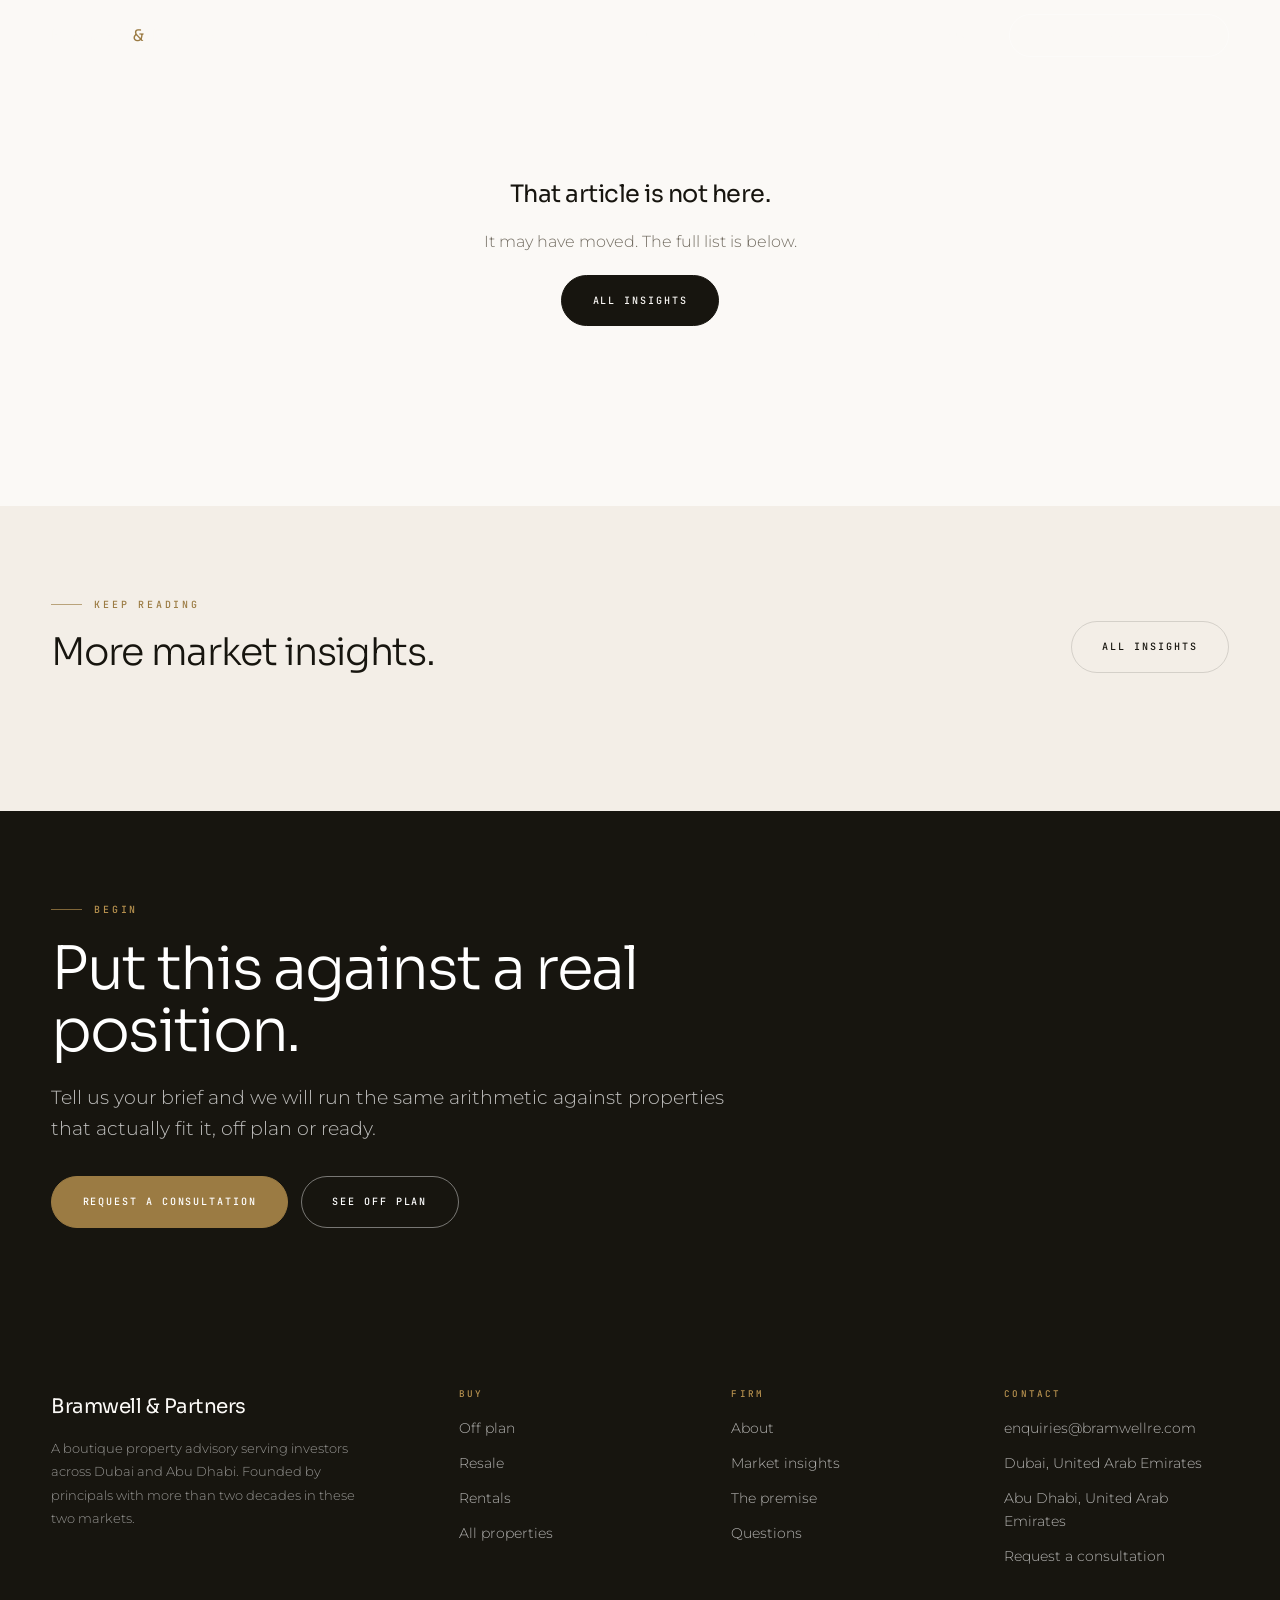
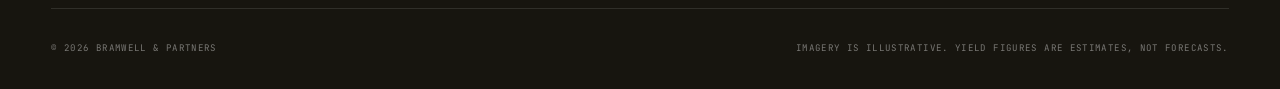
<file: post.html>
<!doctype html>
<html lang="en">
<head>
<meta charset="utf-8">
<meta name="viewport" content="width=device-width, initial-scale=1, viewport-fit=cover">
<title>Market Insight | Bramwell &amp; Partners</title>
<meta name="description" id="artDesc" content="Market analysis from Bramwell and Partners, a boutique property advisory in Dubai and Abu Dhabi.">
<meta name="theme-color" content="#FBF9F6">
<meta property="og:type" content="article">
<meta property="og:title" content="Market Insight | Bramwell &amp; Partners">
<meta name="twitter:card" content="summary_large_image">
<link rel="preload" href="assets/fonts/sora-latin.woff2" as="font" type="font/woff2" crossorigin>
<link rel="preload" href="assets/fonts/montserrat-latin.woff2" as="font" type="font/woff2" crossorigin>
<link rel="stylesheet" href="assets/fonts.css">
<link rel="stylesheet" href="assets/site.css">
<link rel="preconnect" href="https://d8j0ntlcm91z4.cloudfront.net" crossorigin>
</head>
<body>

<div class="progress" id="progress" aria-hidden="true"></div>

<header class="nav on-dark" id="nav">
  <a class="brand" href="index.html">Bramwell <i>&amp;</i> Partners</a>
  <nav class="nav-links" id="navLinks">
    <a href="properties.html?deal=Off%20plan">Off Plan</a>
    <a href="properties.html">Properties</a>
    <a href="insights.html">Insights</a>
    <a href="about.html">About</a>
    <a class="btn" href="contact.html">Request a consultation</a>
  </nav>
  <button class="menu-btn" id="menuBtn" aria-label="Menu" aria-expanded="false" aria-controls="navLinks">
    <span></span><span></span><span></span>
  </button>
</header>

<!-- filled from assets/posts.js using the id in the query string -->
<main id="article"></main>

<!-- ============================== RELATED ============================== -->
<section class="pad" style="background:var(--paper-2)">
  <div class="wrap">
    <div style="display:flex;flex-wrap:wrap;gap:1.5rem;justify-content:space-between;align-items:flex-end">
      <div class="head">
        <p class="mono eyebrow rv">Keep reading</p>
        <h2 class="rv d1" style="font-size:clamp(1.5rem,1.1rem + 1.6vw,2.4rem)">More market insights.</h2>
      </div>
      <a class="btn btn-ghost rv d2" href="insights.html">All insights</a>
    </div>
    <div class="grid-b" id="related" style="margin-top:clamp(2rem,4vw,3rem)"></div>
  </div>
</section>

<!-- ============================== CTA ============================== -->
<section class="dark pad">
  <div class="wrap" style="display:grid;gap:2rem;justify-items:start">
    <div class="head">
      <p class="mono eyebrow rv">Begin</p>
      <h2 class="rv d1">Put this against a real position.</h2>
      <p class="lede rv d2">Tell us your brief and we will run the same arithmetic against properties that actually fit it, off plan or ready.</p>
    </div>
    <div class="rv d3" style="display:flex;flex-wrap:wrap;gap:.8rem">
      <a class="btn btn-brass" href="contact.html">Request a consultation</a>
      <a class="btn" href="properties.html?deal=Off%20plan">See off plan</a>
    </div>
  </div>
</section>

<footer>
  <div class="wrap">
    <div class="f-top">
      <div class="f-brand">
        <b>Bramwell &amp; Partners</b>
        <p>A boutique property advisory serving investors across Dubai and Abu Dhabi. Founded by principals with more than two decades in these two markets.</p>
      </div>
      <div class="f-col"><h4>Buy</h4><ul>
        <li><a href="properties.html?deal=Off%20plan">Off plan</a></li>
        <li><a href="properties.html?deal=Resale">Resale</a></li>
        <li><a href="properties.html?deal=Rental">Rentals</a></li>
        <li><a href="properties.html">All properties</a></li>
      </ul></div>
      <div class="f-col"><h4>Firm</h4><ul>
        <li><a href="about.html">About</a></li>
        <li><a href="insights.html">Market insights</a></li>
        <li><a href="index.html#premise">The premise</a></li>
        <li><a href="index.html#questions">Questions</a></li>
      </ul></div>
      <div class="f-col"><h4>Contact</h4><ul>
        <li><a href="mailto:enquiries@bramwellre.com">enquiries@bramwellre.com</a></li>
        <li>Dubai, United Arab Emirates</li>
        <li>Abu Dhabi, United Arab Emirates</li>
        <li><a href="contact.html">Request a consultation</a></li>
      </ul></div>
    </div>
    <div class="f-bot">
      <span>&copy; <span data-year>2026</span> Bramwell &amp; Partners</span>
      <span>Imagery is illustrative. Yield figures are estimates, not forecasts.</span>
    </div>
  </div>
</footer>

<script src="assets/config.js"></script>
<script src="assets/data.js"></script>
<script src="assets/posts.js"></script>
<script src="assets/site.js"></script>
</body>
</html>
</file>
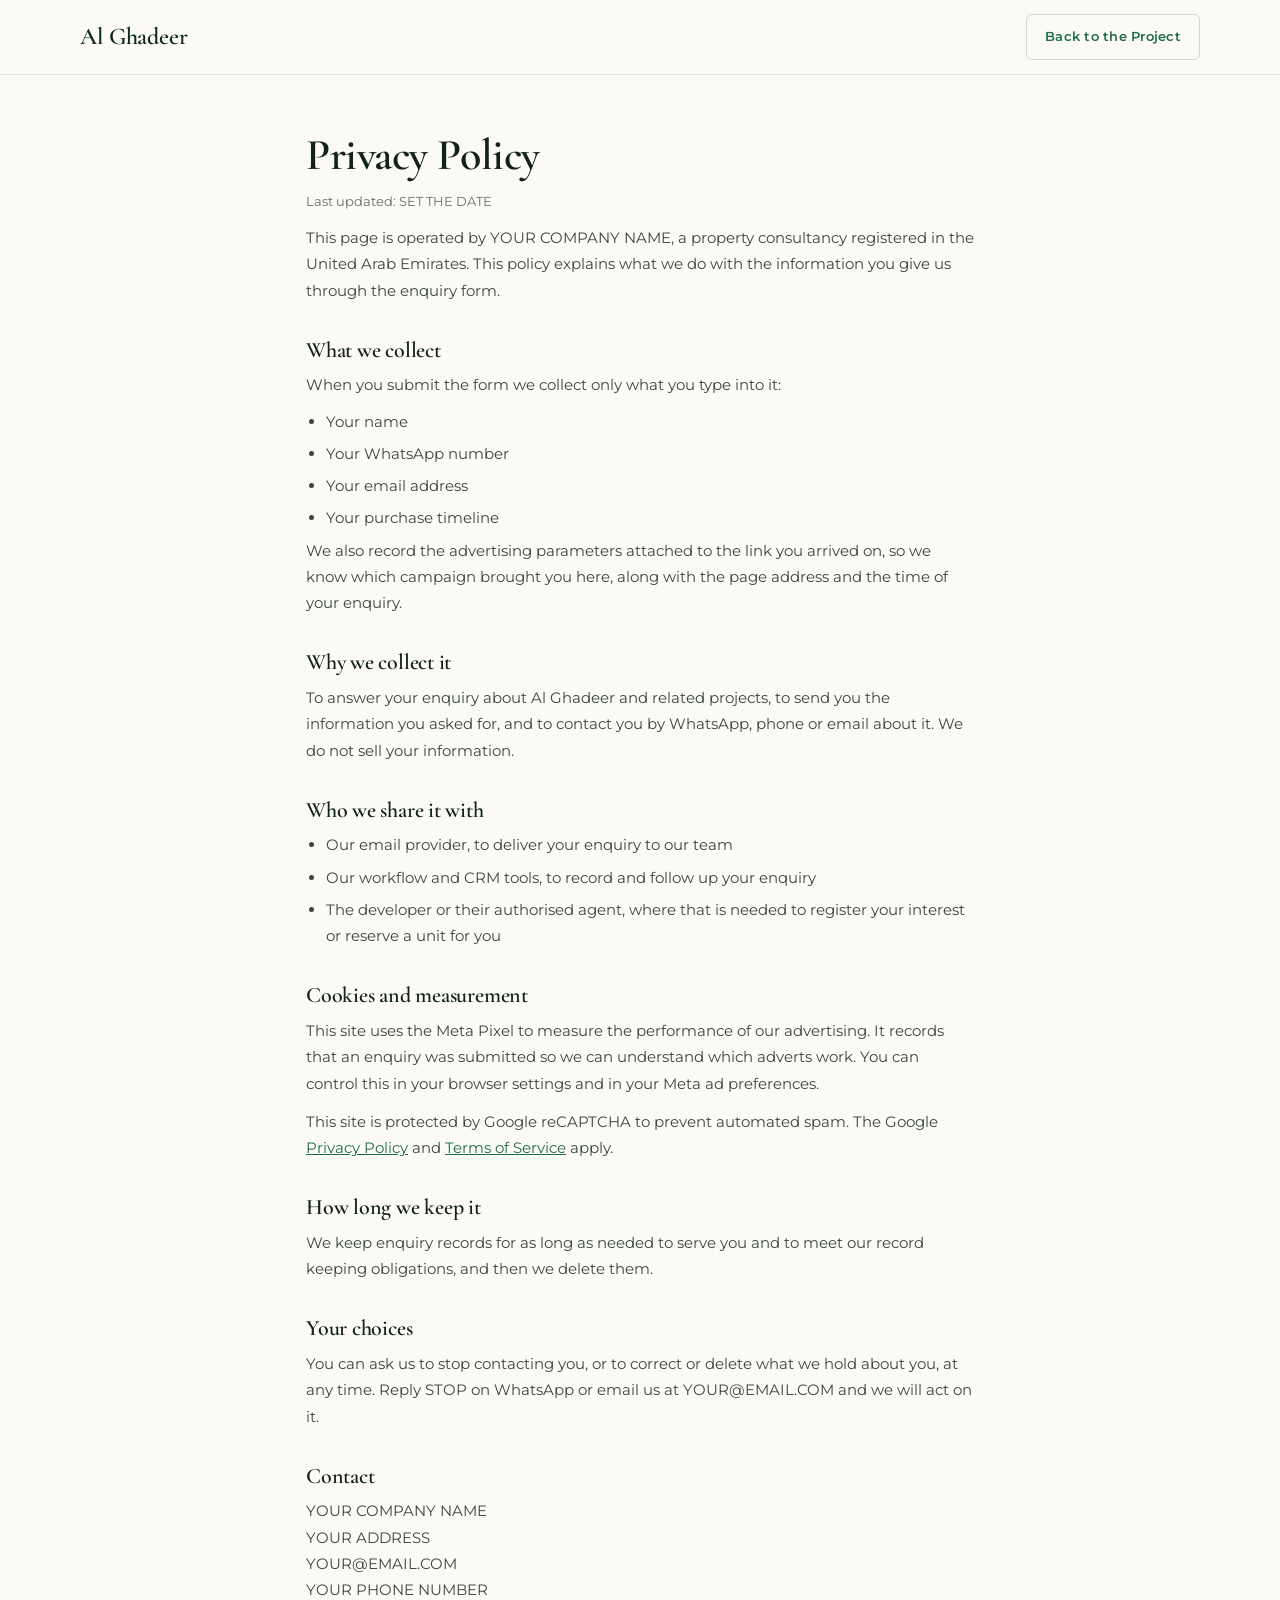
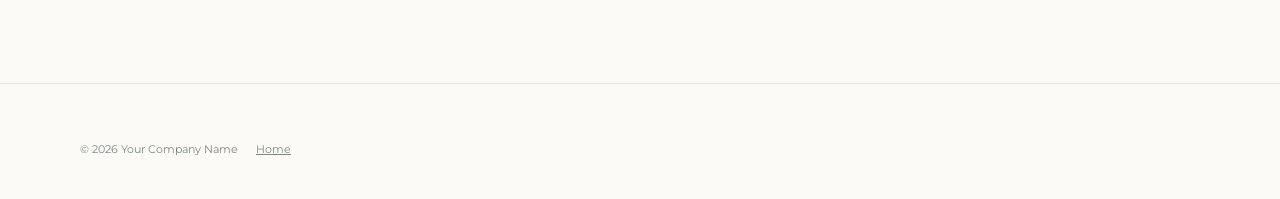
<file: privacy.html>
<!DOCTYPE html>
<html lang="en">
<head>
<meta charset="utf-8">
<meta name="viewport" content="width=device-width, initial-scale=1">
<meta name="color-scheme" content="light">
<title>Privacy Policy | Al Ghadeer</title>
<meta name="robots" content="noindex, follow">
<link rel="preconnect" href="https://fonts.googleapis.com">
<link rel="preconnect" href="https://fonts.gstatic.com" crossorigin>
<link href="https://fonts.googleapis.com/css2?family=Cormorant+Garamond:wght@400;500;600&family=Montserrat:wght@400;500;600&display=swap" rel="stylesheet">
<link rel="stylesheet" href="assets/css/styles.css">

<!-- Same configuration and tracking as every other page on the site. -->
<script src="assets/js/config.js"></script>
<script src="assets/js/tracking.js"></script>
</head>
<body>

<header class="header">
  <div class="wrap header__inner">
    <a class="brand" href="index.html">
      <span class="brand__name">Al Ghadeer</span>
    </a>
    <a class="btn btn--ghost" href="index.html">Back to the Project</a>
  </div>
</header>

<!-- ==========================================================================
     EDIT THIS PAGE
     Meta requires a reachable privacy policy for lead campaigns. Replace every
     item in CAPITALS with your own company details before you run ads.
     If you have a policy written by a lawyer, paste it in place of this text.
     ========================================================================== -->
<main class="wrap prose">
  <h1>Privacy Policy</h1>
  <p class="updated">Last updated: SET THE DATE</p>

  <p>This page is operated by YOUR COMPANY NAME, a property consultancy
     registered in the United Arab Emirates. This policy explains what we do
     with the information you give us through the enquiry form.</p>

  <h2>What we collect</h2>
  <p>When you submit the form we collect only what you type into it:</p>
  <ul>
    <li>Your name</li>
    <li>Your WhatsApp number</li>
    <li>Your email address</li>
    <li>Your purchase timeline</li>
  </ul>
  <p>We also record the advertising parameters attached to the link you arrived
     on, so we know which campaign brought you here, along with the page address
     and the time of your enquiry.</p>

  <h2>Why we collect it</h2>
  <p>To answer your enquiry about Al Ghadeer and related projects, to send
     you the information you asked for, and to contact you by WhatsApp, phone or
     email about it. We do not sell your information.</p>

  <h2>Who we share it with</h2>
  <ul>
    <li>Our email provider, to deliver your enquiry to our team</li>
    <li>Our workflow and CRM tools, to record and follow up your enquiry</li>
    <li>The developer or their authorised agent, where that is needed to
        register your interest or reserve a unit for you</li>
  </ul>

  <h2>Cookies and measurement</h2>
  <p>This site uses the Meta Pixel to measure the performance of our
     advertising. It records that an enquiry was submitted so we can understand
     which adverts work. You can control this in your browser settings and in
     your Meta ad preferences.</p>
  <p>This site is protected by Google reCAPTCHA to prevent automated spam. The
     Google <a href="https://policies.google.com/privacy" rel="noopener">Privacy Policy</a>
     and <a href="https://policies.google.com/terms" rel="noopener">Terms of Service</a> apply.</p>

  <h2>How long we keep it</h2>
  <p>We keep enquiry records for as long as needed to serve you and to meet our
     record keeping obligations, and then we delete them.</p>

  <h2>Your choices</h2>
  <p>You can ask us to stop contacting you, or to correct or delete what we
     hold about you, at any time. Reply STOP on WhatsApp or email us at
     YOUR@EMAIL.COM and we will act on it.</p>

  <h2>Contact</h2>
  <p>YOUR COMPANY NAME<br>
     YOUR ADDRESS<br>
     YOUR@EMAIL.COM<br>
     YOUR PHONE NUMBER</p>
</main>

<footer class="footer">
  <div class="wrap">
    <div class="footer__meta">
      <span>&copy; <span id="y">2026</span> Your Company Name</span>
      <a href="index.html">Home</a>
    </div>
  </div>
</footer>

<script>document.getElementById("y").textContent = new Date().getFullYear();</script>
</body>
</html>
</file>
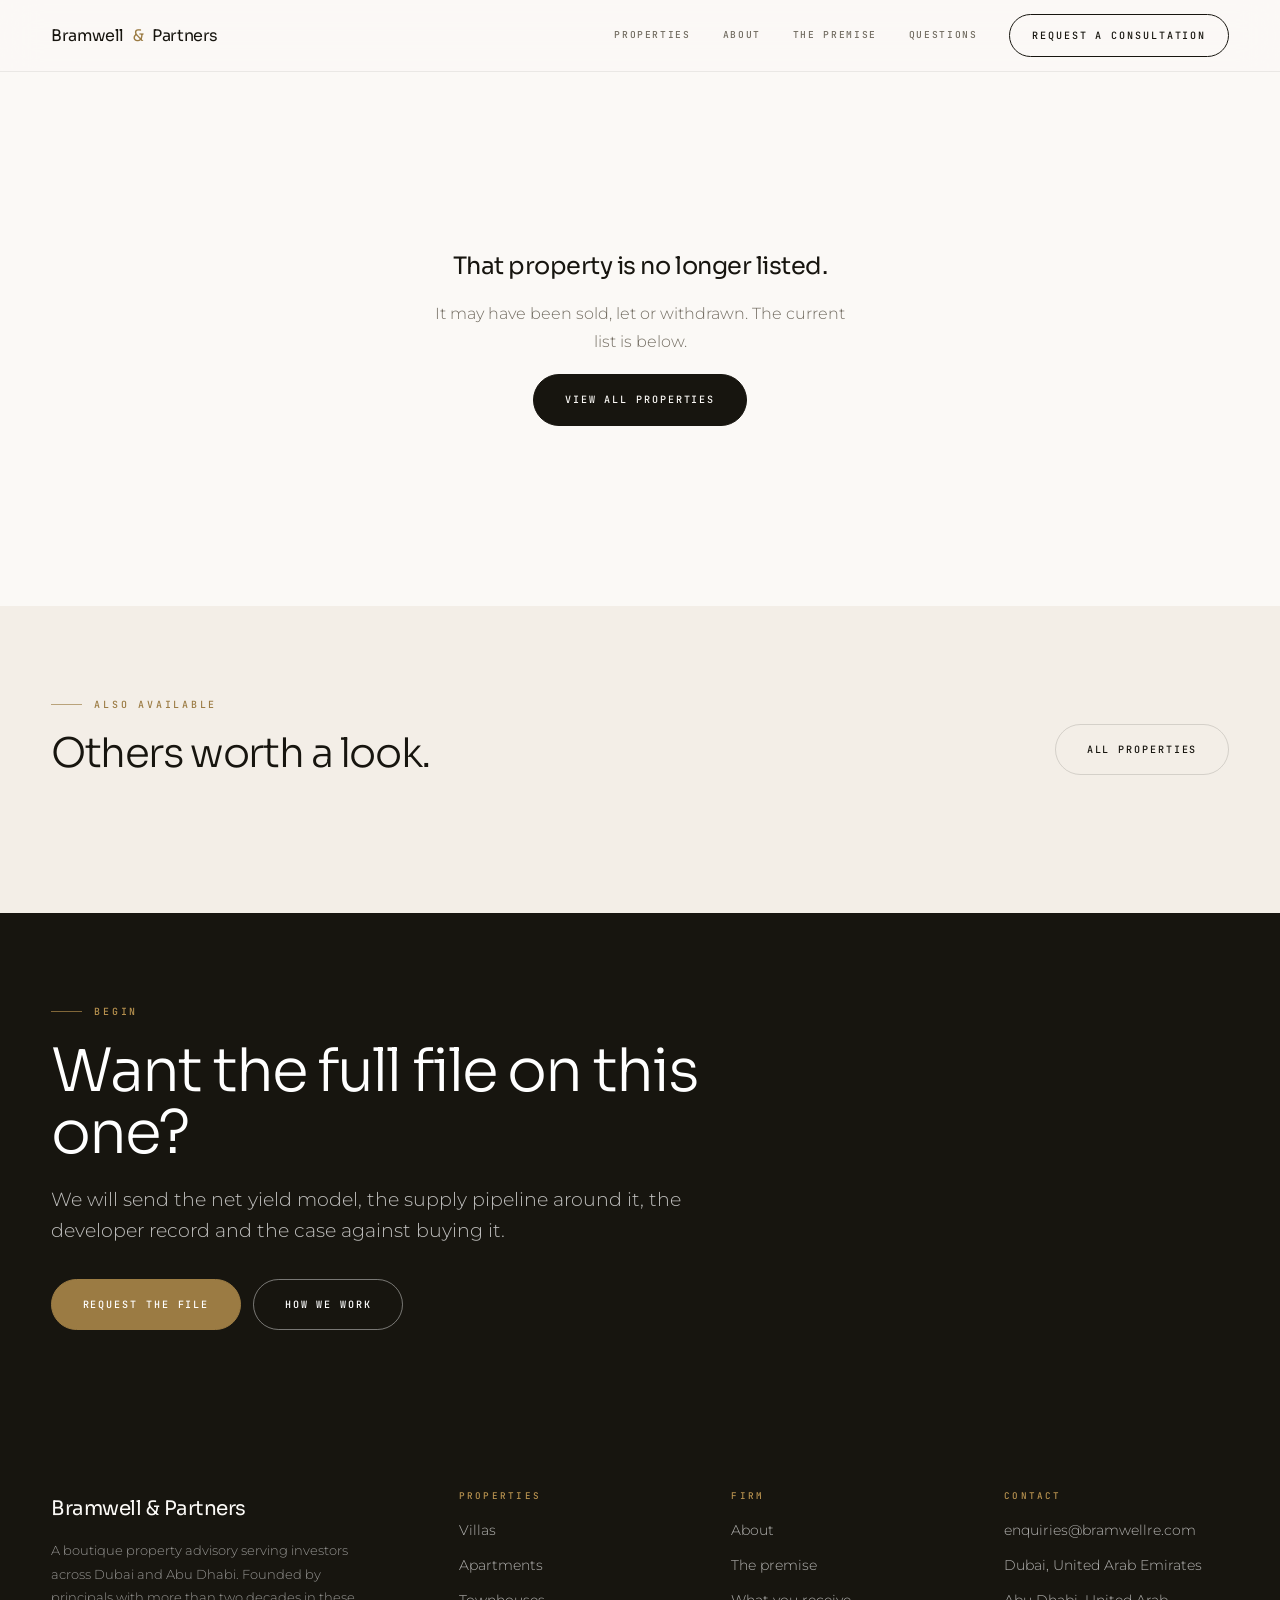
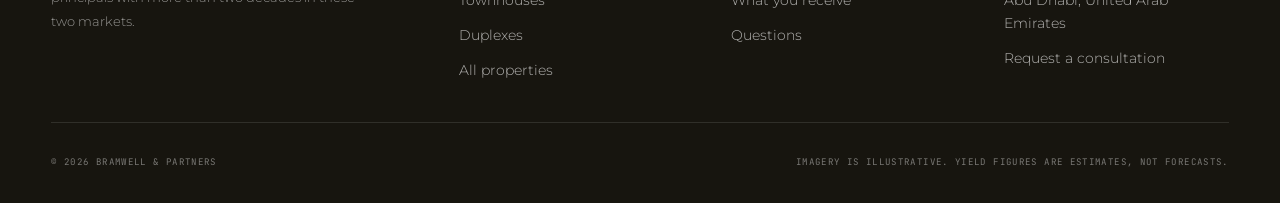
<file: property.html>
<!doctype html>
<html lang="en">
<head>
<meta charset="utf-8">
<meta name="viewport" content="width=device-width, initial-scale=1, viewport-fit=cover">
<title>Property | Bramwell &amp; Partners</title>
<meta name="description" id="pdDesc" content="A property from Bramwell and Partners, with the net yield estimate worked through beside the advertised gross.">
<meta name="theme-color" content="#FBF9F6">
<meta property="og:type" content="website">
<meta property="og:title" content="Property | Bramwell &amp; Partners">
<meta name="twitter:card" content="summary_large_image">
<link rel="preload" href="assets/fonts/sora-latin.woff2" as="font" type="font/woff2" crossorigin>
<link rel="preload" href="assets/fonts/montserrat-latin.woff2" as="font" type="font/woff2" crossorigin>
<link rel="stylesheet" href="assets/fonts.css">
<link rel="stylesheet" href="assets/site.css">
<link rel="preconnect" href="https://d8j0ntlcm91z4.cloudfront.net" crossorigin>
<style>
  /* the detail page starts light under the nav rather than with a dark header */
  body{padding-top:var(--nav-h)}
</style>
</head>
<body>

<header class="nav solid" id="nav">
  <a class="brand" href="index.html">Bramwell <i>&amp;</i> Partners</a>
  <nav class="nav-links" id="navLinks">
    <a href="properties.html">Properties</a>
    <a href="about.html">About</a>
    <a href="index.html#premise">The Premise</a>
    <a href="index.html#questions">Questions</a>
    <a class="btn" href="contact.html">Request a consultation</a>
  </nav>
  <button class="menu-btn" id="menuBtn" aria-label="Menu" aria-expanded="false" aria-controls="navLinks">
    <span></span><span></span><span></span>
  </button>
</header>

<!-- filled from the catalogue by site.js, using the id in the query string -->
<main id="pd"></main>

<!-- ============================== MORE ============================== -->
<section class="pad" style="background:var(--paper-2)">
  <div class="wrap">
    <div style="display:flex;flex-wrap:wrap;gap:1.5rem;justify-content:space-between;align-items:flex-end">
      <div class="head">
        <p class="mono eyebrow rv">Also available</p>
        <h2 class="rv d1" style="font-size:clamp(1.6rem,1.1rem + 1.8vw,2.6rem)">Others worth a look.</h2>
      </div>
      <a class="btn btn-ghost rv d2" href="properties.html">All properties</a>
    </div>
    <div class="grid-p" id="more" style="margin-top:clamp(2rem,4vw,3rem)"></div>
  </div>
</section>

<!-- ============================== CTA ============================== -->
<section class="dark pad">
  <div class="wrap" style="display:grid;gap:2rem;justify-items:start">
    <div class="head">
      <p class="mono eyebrow rv">Begin</p>
      <h2 class="rv d1">Want the full file on this one?</h2>
      <p class="lede rv d2">We will send the net yield model, the supply pipeline around it, the developer record and the case against buying it.</p>
    </div>
    <div class="rv d3" style="display:flex;flex-wrap:wrap;gap:.8rem">
      <a class="btn btn-brass" href="contact.html">Request the file</a>
      <a class="btn" href="about.html">How we work</a>
    </div>
  </div>
</section>

<!-- lightbox -->
<div class="lb" id="lb" role="dialog" aria-modal="true" aria-label="Property images">
  <button class="lb-close" id="lbClose" aria-label="Close">&#10005;</button>
  <button class="lb-nav lb-prev" id="lbPrev" aria-label="Previous image">&#8249;</button>
  <img id="lbImg" alt="">
  <button class="lb-nav lb-next" id="lbNext" aria-label="Next image">&#8250;</button>
  <span class="lb-count" id="lbCount"></span>
</div>

<footer>
  <div class="wrap">
    <div class="f-top">
      <div class="f-brand">
        <b>Bramwell &amp; Partners</b>
        <p>A boutique property advisory serving investors across Dubai and Abu Dhabi. Founded by principals with more than two decades in these two markets.</p>
      </div>
      <div class="f-col"><h4>Properties</h4><ul>
        <li><a href="properties.html?type=Villa">Villas</a></li>
        <li><a href="properties.html?type=Apartment">Apartments</a></li>
        <li><a href="properties.html?type=Townhouse">Townhouses</a></li>
        <li><a href="properties.html?type=Duplex">Duplexes</a></li>
        <li><a href="properties.html">All properties</a></li>
      </ul></div>
      <div class="f-col"><h4>Firm</h4><ul>
        <li><a href="about.html">About</a></li>
        <li><a href="index.html#premise">The premise</a></li>
        <li><a href="index.html#file">What you receive</a></li>
        <li><a href="index.html#questions">Questions</a></li>
      </ul></div>
      <div class="f-col"><h4>Contact</h4><ul>
        <li><a href="mailto:enquiries@bramwellre.com">enquiries@bramwellre.com</a></li>
        <li>Dubai, United Arab Emirates</li>
        <li>Abu Dhabi, United Arab Emirates</li>
        <li><a href="contact.html">Request a consultation</a></li>
      </ul></div>
    </div>
    <div class="f-bot">
      <span>&copy; <span data-year>2026</span> Bramwell &amp; Partners</span>
      <span>Imagery is illustrative. Yield figures are estimates, not forecasts.</span>
    </div>
  </div>
</footer>

<script src="assets/data.js"></script>
<script src="assets/site.js"></script>
</body>
</html>
</file>
<file: assets/fonts.css>
@font-face{font-family:'JetBrains Mono';font-style:normal;font-weight:400 500;font-display:swap;src:url('fonts/jetbrains-mono-latin-ext.woff2') format('woff2');unicode-range:U+0100-02BA, U+02BD-02C5, U+02C7-02CC, U+02CE-02D7, U+02DD-02FF, U+0304, U+0308, U+0329, U+1D00-1DBF, U+1E00-1E9F, U+1EF2-1EFF, U+2020, U+20A0-20AB, U+20AD-20C0, U+2113, U+2C60-2C7F, U+A720-A7FF;}
@font-face{font-family:'JetBrains Mono';font-style:normal;font-weight:400 500;font-display:swap;src:url('fonts/jetbrains-mono-latin.woff2') format('woff2');unicode-range:U+0000-00FF, U+0131, U+0152-0153, U+02BB-02BC, U+02C6, U+02DA, U+02DC, U+0304, U+0308, U+0329, U+2000-206F, U+20AC, U+2122, U+2191, U+2193, U+2212, U+2215, U+FEFF, U+FFFD;}
@font-face{font-family:'Montserrat';font-style:normal;font-weight:300 600;font-display:swap;src:url('fonts/montserrat-latin-ext.woff2') format('woff2');unicode-range:U+0100-02BA, U+02BD-02C5, U+02C7-02CC, U+02CE-02D7, U+02DD-02FF, U+0304, U+0308, U+0329, U+1D00-1DBF, U+1E00-1E9F, U+1EF2-1EFF, U+2020, U+20A0-20AB, U+20AD-20C0, U+2113, U+2C60-2C7F, U+A720-A7FF;}
@font-face{font-family:'Montserrat';font-style:normal;font-weight:300 600;font-display:swap;src:url('fonts/montserrat-latin.woff2') format('woff2');unicode-range:U+0000-00FF, U+0131, U+0152-0153, U+02BB-02BC, U+02C6, U+02DA, U+02DC, U+0304, U+0308, U+0329, U+2000-206F, U+20AC, U+2122, U+2191, U+2193, U+2212, U+2215, U+FEFF, U+FFFD;}
@font-face{font-family:'Sora';font-style:normal;font-weight:200 700;font-display:swap;src:url('fonts/sora-latin-ext.woff2') format('woff2');unicode-range:U+0100-02BA, U+02BD-02C5, U+02C7-02CC, U+02CE-02D7, U+02DD-02FF, U+0304, U+0308, U+0329, U+1D00-1DBF, U+1E00-1E9F, U+1EF2-1EFF, U+2020, U+20A0-20AB, U+20AD-20C0, U+2113, U+2C60-2C7F, U+A720-A7FF;}
@font-face{font-family:'Sora';font-style:normal;font-weight:200 700;font-display:swap;src:url('fonts/sora-latin.woff2') format('woff2');unicode-range:U+0000-00FF, U+0131, U+0152-0153, U+02BB-02BC, U+02C6, U+02DA, U+02DC, U+0304, U+0308, U+0329, U+2000-206F, U+20AC, U+2122, U+2191, U+2193, U+2212, U+2215, U+FEFF, U+FFFD;}
</file>
<file: assets/site.css>
/* ================================================================
   BRAMWELL & PARTNERS
   Light, warm, image forward. The property photography carries the
   page; type and rules stay quiet and precise around it.
   ================================================================ */
:root{
  --paper:#FBF9F6;
  --paper-2:#F3EEE7;
  --paper-3:#E9E2D8;
  --ink:#17150F;
  --ink-2:#3C382F;
  --muted:#736D62;
  --muted-2:#9C958A;
  --line:rgba(23,21,15,.14);
  --line-2:rgba(23,21,15,.07);
  --brass:#9B7B43;
  --brass-hi:#B8924F;
  --deep:#17150F;

  --display:"Sora",-apple-system,BlinkMacSystemFont,"Segoe UI",sans-serif;
  --body:"Montserrat",-apple-system,BlinkMacSystemFont,"Segoe UI",sans-serif;
  --mono:"JetBrains Mono",ui-monospace,"SF Mono",Menlo,monospace;

  --ease:cubic-bezier(.16,.84,.32,1);
  --ease-soft:cubic-bezier(.4,0,.2,1);
  --gut:clamp(1.15rem,4vw,4.5rem);
  --maxw:1440px;
  --nav-h:4.5rem;
}

*,*::before,*::after{box-sizing:border-box}
html{-webkit-text-size-adjust:100%;scroll-behavior:smooth}
body{
  margin:0;background:var(--paper);color:var(--ink);
  font-family:var(--body);font-weight:300;
  font-size:clamp(.92rem,.88rem + .2vw,1rem);line-height:1.72;
  -webkit-font-smoothing:antialiased;-moz-osx-font-smoothing:grayscale;
  overflow-x:hidden;
}
img{max-width:100%;display:block}
a{color:inherit;text-decoration:none}
button,input,select,textarea{font:inherit;color:inherit}
::selection{background:var(--brass);color:#fff}

h1,h2,h3,h4{font-family:var(--display);font-weight:300;margin:0;letter-spacing:-.035em;line-height:1.04}
h1{font-size:clamp(2.5rem,1.2rem + 5.4vw,6rem)}
h2{font-size:clamp(1.9rem,1.1rem + 3.3vw,4rem)}
h3{font-size:clamp(1.15rem,1rem + .7vw,1.5rem);line-height:1.2;letter-spacing:-.02em;font-weight:400}
h4{font-size:1.02rem;font-weight:400;letter-spacing:-.01em}
p{margin:0}

.mono{font-family:var(--mono);font-size:.62rem;font-weight:500;letter-spacing:.28em;text-transform:uppercase}
.eyebrow{color:var(--brass);display:inline-flex;align-items:center;gap:.8rem}
.eyebrow::before{content:"";width:1.9rem;height:1px;background:currentColor;opacity:.65}
.lede{font-size:clamp(.98rem,.92rem + .4vw,1.2rem);line-height:1.62;color:var(--ink-2);font-weight:300;text-wrap:pretty}
.muted{color:var(--muted)}
.wrap{max-width:var(--maxw);margin-inline:auto;padding-inline:var(--gut)}
.pad{padding-block:clamp(4rem,10vh,8rem)}
.pad-s{padding-block:clamp(2.75rem,6vh,4.5rem)}
section{position:relative}
[id]{scroll-margin-top:calc(var(--nav-h) + 1rem)}
.rule{height:1px;background:var(--line-2);border:0;margin:0}

/* the measure belongs on the heading itself, where a ch unit resolves
   against the display size rather than the small body font */
.head{display:grid;gap:1.25rem;max-width:min(48rem,94vw)}
.head h2{max-width:19ch}
.head .lede{max-width:52ch}

/* ---------- buttons ---------- */
.btn{
  display:inline-flex;align-items:center;justify-content:center;gap:.7rem;
  padding:1rem 1.9rem;border:1px solid var(--ink);border-radius:100px;
  font-family:var(--mono);font-size:.63rem;font-weight:500;letter-spacing:.19em;text-transform:uppercase;
  background:transparent;cursor:pointer;color:var(--ink);
  position:relative;overflow:hidden;isolation:isolate;
  transition:color .45s var(--ease-soft),border-color .45s,transform .35s var(--ease);
}
.btn::before{content:"";position:absolute;inset:0;z-index:-1;background:var(--ink);transform:translateY(101%);transition:transform .5s var(--ease)}
.btn:hover{color:var(--paper)}
.btn:hover::before{transform:translateY(0)}
.btn:active{transform:scale(.985)}
.btn-solid{background:var(--ink);color:var(--paper)}
.btn-solid::before{background:var(--brass)}
.btn-solid:hover{color:#fff;border-color:var(--brass)}
.btn-brass{background:var(--brass);border-color:var(--brass);color:#fff}
.btn-brass::before{background:var(--brass-hi)}
.btn-brass:hover{color:#fff;border-color:var(--brass-hi)}
.btn-ghost{border-color:var(--line)}
.btn-sm{padding:.72rem 1.35rem;font-size:.58rem}

/* ---------- nav ---------- */
.nav{
  position:fixed;inset:0 0 auto;z-index:200;height:var(--nav-h);
  display:flex;align-items:center;justify-content:space-between;gap:2rem;
  padding-inline:var(--gut);
  background:rgba(251,249,246,0);
  transition:background .5s var(--ease-soft),border-color .5s,box-shadow .5s;
  border-bottom:1px solid transparent;
}
.nav.scrolled,.nav.solid{
  background:rgba(251,249,246,.86);
  backdrop-filter:blur(18px) saturate(1.2);-webkit-backdrop-filter:blur(18px) saturate(1.2);
  border-bottom-color:var(--line-2);
}
.nav.on-dark:not(.scrolled){color:var(--paper)}
.nav.on-dark:not(.scrolled) .brand,.nav.on-dark:not(.scrolled) .nav-links a:not(.btn){color:var(--paper)}
.nav.on-dark:not(.scrolled) .btn{border-color:rgba(255,255,255,.4);color:var(--paper)}
.nav.on-dark:not(.scrolled) .btn::before{background:var(--paper)}
.nav.on-dark:not(.scrolled) .btn:hover{color:var(--ink);border-color:var(--paper)}
.nav.on-dark:not(.scrolled) .menu-btn span{background:var(--paper)}

.brand{display:flex;align-items:baseline;gap:.55rem;font-family:var(--display);font-weight:400;font-size:1rem;letter-spacing:-.025em;white-space:nowrap}
.brand i{font-style:normal;color:var(--brass)}
.nav-links{display:flex;align-items:center;gap:2rem}
.nav-links a:not(.btn){
  font-family:var(--mono);font-size:.6rem;font-weight:500;letter-spacing:.17em;text-transform:uppercase;
  color:var(--muted);position:relative;padding-block:.35rem;transition:color .35s;
}
.nav-links a:not(.btn)::after{content:"";position:absolute;left:0;bottom:0;width:100%;height:1px;background:var(--brass);transform:scaleX(0);transform-origin:right;transition:transform .45s var(--ease)}
.nav-links a:not(.btn):hover,.nav-links a.here{color:var(--ink)}
.nav-links a:not(.btn):hover::after,.nav-links a.here::after{transform:scaleX(1);transform-origin:left}
.nav .btn{padding:.75rem 1.35rem}
.menu-btn{display:none;background:none;border:0;cursor:pointer;width:44px;height:44px;padding:.5rem;position:relative;z-index:2}
.menu-btn span{display:block;width:21px;height:1px;background:var(--ink);margin:6px auto;transition:transform .45s var(--ease),opacity .3s}
.menu-btn[aria-expanded="true"] span:nth-child(1){transform:translateY(7px) rotate(45deg)}
.menu-btn[aria-expanded="true"] span:nth-child(2){opacity:0}
.menu-btn[aria-expanded="true"] span:nth-child(3){transform:translateY(-7px) rotate(-45deg)}

/* ---------- reveal ---------- */
.rv{opacity:0;transform:translateY(20px);transition:opacity .9s var(--ease),transform .9s var(--ease)}
.rv.in{opacity:1;transform:none}
.d1{transition-delay:.07s}.d2{transition-delay:.14s}.d3{transition-delay:.21s}
.d4{transition-delay:.28s}.d5{transition-delay:.35s}

/* two column split, stacks below the breakpoint */
.split{display:grid;gap:clamp(2.5rem,6vw,5rem)}
@media(min-width:960px){.split{grid-template-columns:1fr 1fr;align-items:start}}

/* ---------- media frames ---------- */
.ph{position:relative;overflow:hidden;background:var(--paper-3)}
/* every frame carries a warm gradient underneath, so a slow or failed
   image still leaves a composed block rather than a grey hole */
.ph::before{content:"";position:absolute;inset:0;background:linear-gradient(140deg,#E9E2D8,#DED4C6 55%,#D3C7B5)}
.ph img{position:relative;width:100%;height:100%;object-fit:cover;opacity:0;transition:opacity 1s var(--ease-soft),transform 1.1s var(--ease)}
.ph img.ready{opacity:1}
.ph.zoom img{transition:opacity 1s var(--ease-soft),transform 1.4s var(--ease)}
a:hover .ph.zoom img,.card-p:hover .ph.zoom img{transform:scale(1.045)}

/* ================================================================
   HERO (home and page headers)
   ================================================================ */
.hero{position:relative;min-height:min(92svh,880px);display:flex;align-items:flex-end;overflow:hidden;background:var(--deep)}
.hero .ph{position:absolute;inset:0}
.hero .ph img{height:100%}
.hero-scrim{position:absolute;inset:0;z-index:1;background:linear-gradient(180deg,rgba(23,21,15,.55) 0%,rgba(23,21,15,.12) 32%,rgba(23,21,15,.05) 50%,rgba(23,21,15,.66) 88%,rgba(23,21,15,.8) 100%)}
.hero-inner{position:relative;z-index:2;width:100%;color:#fff;padding-block:clamp(3rem,8vh,6rem) clamp(2.5rem,7vh,5rem)}
.hero h1{max-width:15ch;margin-top:1.4rem}
.hero h1 .w{display:block;overflow:hidden}
.hero h1 .w > span{display:block;transform:translateY(105%);transition:transform 1.05s var(--ease)}
.hero.in h1 .w > span{transform:none}
.hero .lede{color:rgba(255,255,255,.82);max-width:44ch}
.hero .eyebrow{color:var(--brass-hi)}
.hero-foot{display:flex;flex-wrap:wrap;align-items:flex-end;justify-content:space-between;gap:1.6rem;margin-top:clamp(1.5rem,3.5vw,2.4rem)}
.hero-cta{display:flex;flex-wrap:wrap;gap:.75rem}
.hero .btn{border-color:rgba(255,255,255,.45);color:#fff}
.hero .btn::before{background:#fff}
.hero .btn:hover{color:var(--ink);border-color:#fff}
.hero .btn-brass{background:var(--brass);border-color:var(--brass)}
.fade-up{opacity:0;transform:translateY(18px);transition:opacity .9s var(--ease) .3s,transform .9s var(--ease) .3s}
.hero.in .fade-up{opacity:1;transform:none}
.hero.in .u2{transition-delay:.42s}
.hero.in .u3{transition-delay:.54s}

/* page header, shorter than the home hero */
.phead{background:var(--deep);color:#fff;padding-block:calc(var(--nav-h) + clamp(3rem,8vh,5.5rem)) clamp(2.5rem,6vh,4rem);position:relative;overflow:hidden}
.phead .ph{position:absolute;inset:0;opacity:.34}
.phead::after{content:"";position:absolute;inset:0;background:linear-gradient(180deg,rgba(23,21,15,.72),rgba(23,21,15,.9))}
.phead .wrap{position:relative;z-index:2}
.phead h1{font-size:clamp(2.1rem,1.3rem + 3.4vw,4.2rem);max-width:18ch;margin-top:1.1rem}
.phead .lede{color:rgba(255,255,255,.8);max-width:52ch;margin-top:1.1rem}
.phead .eyebrow{color:var(--brass-hi)}

/* ================================================================
   PROPERTY CARDS
   ================================================================ */
.grid-p{display:grid;gap:clamp(1.5rem,2.6vw,2.4rem)}
@media(min-width:700px){.grid-p{grid-template-columns:repeat(2,1fr)}}
@media(min-width:1100px){.grid-p{grid-template-columns:repeat(3,1fr)}}

.card-p{display:block;position:relative;background:transparent}
.card-p .ph{aspect-ratio:4/3;border-radius:2px}
.card-p .tag{
  position:absolute;top:.85rem;left:.85rem;z-index:2;
  background:rgba(251,249,246,.94);color:var(--ink);
  padding:.42rem .75rem;border-radius:100px;
  font-family:var(--mono);font-size:.53rem;font-weight:500;letter-spacing:.16em;text-transform:uppercase;
}
.card-p .tag.off{background:var(--brass);color:#fff}
.card-p-body{padding-top:1.1rem;display:grid;gap:.5rem}
.card-p .loc{font-family:var(--mono);font-size:.57rem;font-weight:500;letter-spacing:.19em;text-transform:uppercase;color:var(--brass)}
.card-p h3{transition:color .35s}
.card-p:hover h3{color:var(--brass)}
.card-p .price{font-family:var(--display);font-weight:400;font-size:1.12rem;letter-spacing:-.02em;margin-top:.15rem}
.card-p .facts{display:flex;flex-wrap:wrap;gap:.5rem 1.1rem;color:var(--muted);font-size:.8rem;margin-top:.3rem}
.card-p .facts span{display:inline-flex;align-items:center;gap:.4rem}
.card-p .facts i{font-style:normal;color:var(--muted-2)}

/* ================================================================
   LISTINGS FILTER BAR
   ================================================================ */
.filters{
  position:sticky;top:var(--nav-h);z-index:100;
  background:rgba(251,249,246,.93);backdrop-filter:blur(16px);-webkit-backdrop-filter:blur(16px);
  border-bottom:1px solid var(--line-2);
}
.filters-in{display:flex;flex-wrap:wrap;align-items:center;gap:.65rem;padding-block:.9rem}
.chip{
  border:1px solid var(--line);background:transparent;border-radius:100px;
  padding:.55rem 1rem;cursor:pointer;
  font-family:var(--mono);font-size:.57rem;font-weight:500;letter-spacing:.15em;text-transform:uppercase;
  color:var(--muted);transition:color .3s,border-color .3s,background .3s;white-space:nowrap;
}
.chip:hover{color:var(--ink);border-color:var(--ink)}
.chip[aria-pressed="true"]{background:var(--ink);border-color:var(--ink);color:var(--paper)}
.fgroup{display:flex;gap:.5rem;flex-wrap:wrap;align-items:center}
.fsep{width:1px;height:22px;background:var(--line);margin-inline:.35rem}
.fspacer{flex:1;min-width:0}
.fsel{
  border:1px solid var(--line);background:transparent;border-radius:100px;
  padding:.55rem 2rem .55rem 1rem;cursor:pointer;
  font-family:var(--mono);font-size:.57rem;font-weight:500;letter-spacing:.14em;text-transform:uppercase;color:var(--muted);
  appearance:none;-webkit-appearance:none;
  background-image:url("data:image/svg+xml,%3Csvg xmlns='http://www.w3.org/2000/svg' width='9' height='6'%3E%3Cpath d='M1 1l3.5 3.5L8 1' fill='none' stroke='%23736D62' stroke-width='1.2'/%3E%3C/svg%3E");
  background-repeat:no-repeat;background-position:right .85rem center;
}
.fsel:focus-visible,.chip:focus-visible{outline:2px solid var(--brass);outline-offset:2px}
.fcount{font-family:var(--mono);font-size:.6rem;letter-spacing:.16em;text-transform:uppercase;color:var(--muted);white-space:nowrap}
.fcount b{color:var(--ink);font-weight:500}

.empty{padding-block:clamp(3rem,10vh,6rem);text-align:center;display:grid;gap:1.2rem;justify-items:center}
.empty h3{color:var(--ink)}
.empty p{color:var(--muted);max-width:38ch}

/* ================================================================
   PROPERTY DETAIL
   ================================================================ */
.pd-gallery{display:grid;gap:.5rem;margin-top:1.5rem}
.pd-gallery .ph{border-radius:2px;cursor:zoom-in;aspect-ratio:16/10}
@media(min-width:800px){
  .pd-gallery{grid-template-columns:2fr 1fr;grid-template-rows:1fr 1fr}
  /* the tall frame sets the height, the two stacked ones fill it exactly,
     so the column edges line up instead of leaving a gap */
  .pd-gallery .g0{grid-row:span 2;aspect-ratio:4/3}
  .pd-gallery .g1,.pd-gallery .g2{aspect-ratio:auto;height:100%;min-height:0}
}

.pd-top{display:flex;flex-wrap:wrap;gap:1.5rem;justify-content:space-between;align-items:flex-end}
.pd-price{font-family:var(--display);font-weight:300;font-size:clamp(1.6rem,1.1rem + 1.9vw,2.6rem);letter-spacing:-.03em;white-space:nowrap}
.pd-price small{display:block;font-family:var(--mono);font-size:.56rem;letter-spacing:.2em;text-transform:uppercase;color:var(--muted);margin-top:.5rem}

.specs{display:grid;grid-template-columns:repeat(2,1fr);gap:1px;background:var(--line-2);border:1px solid var(--line-2);margin-top:2rem}
@media(min-width:620px){.specs{grid-template-columns:repeat(4,1fr)}}
.specs div{background:var(--paper);padding:1.1rem 1.2rem}
.specs b{display:block;font-family:var(--display);font-weight:400;font-size:1.2rem;letter-spacing:-.02em}
.specs small{display:block;margin-top:.4rem;font-family:var(--mono);font-size:.53rem;letter-spacing:.18em;text-transform:uppercase;color:var(--muted)}

.pd-body{display:grid;gap:clamp(2.5rem,5vw,4rem);margin-top:clamp(2.5rem,6vw,4rem)}
@media(min-width:960px){.pd-body{grid-template-columns:1.55fr 1fr;align-items:start}}
.pd-prose{display:grid;gap:1.3rem;max-width:60ch}
.pd-prose p{color:var(--ink-2)}
.hl{list-style:none;margin:1rem 0 0;padding:0;display:grid;gap:.85rem}
.hl li{display:flex;gap:.85rem;align-items:flex-start;color:var(--ink-2);font-size:.93rem}
.hl li::before{content:"";flex:none;width:5px;height:5px;border-radius:50%;background:var(--brass);margin-top:.6rem}

.aside{position:sticky;top:calc(var(--nav-h) + 1.5rem);display:grid;gap:1.5rem;border:1px solid var(--line);padding:clamp(1.35rem,2.6vw,1.9rem);border-radius:2px;background:var(--paper-2)}
.aside h4{letter-spacing:-.02em}
.aside .rows{display:grid;gap:.7rem}
.aside .row{display:flex;justify-content:space-between;gap:1rem;font-size:.86rem;padding-block:.55rem;border-bottom:1px solid var(--line-2)}
.aside .row:last-child{border-bottom:0}
.aside .row span{color:var(--muted)}
.aside .row b{font-weight:500}

/* lightbox */
.lb{position:fixed;inset:0;z-index:500;background:rgba(23,21,15,.94);display:none;align-items:center;justify-content:center;padding:clamp(1rem,4vw,3rem)}
.lb.on{display:flex}
.lb img{max-width:100%;max-height:100%;object-fit:contain}
.lb-close{position:absolute;top:1.2rem;right:1.2rem;width:44px;height:44px;border:1px solid rgba(255,255,255,.3);background:none;border-radius:50%;cursor:pointer;color:#fff;font-size:1.1rem;line-height:1}
.lb-nav{position:absolute;top:50%;transform:translateY(-50%);width:48px;height:48px;border:1px solid rgba(255,255,255,.3);background:rgba(23,21,15,.4);border-radius:50%;cursor:pointer;color:#fff;font-size:1.2rem;line-height:1}
.lb-prev{left:clamp(.6rem,2vw,1.5rem)}
.lb-next{right:clamp(.6rem,2vw,1.5rem)}
.lb-count{position:absolute;bottom:1.3rem;left:50%;transform:translateX(-50%);color:rgba(255,255,255,.75);font-family:var(--mono);font-size:.6rem;letter-spacing:.2em}

/* ================================================================
   DARK BAND (punctuation between light sections)
   ================================================================ */
.dark{background:var(--deep);color:var(--paper)}
.dark .lede,.dark p{color:rgba(255,255,255,.72)}
.dark h2,.dark h3,.dark b{color:#fff}
.dark .eyebrow{color:var(--brass-hi)}
.dark .btn{border-color:rgba(255,255,255,.42);color:#fff}
.dark .btn::before{background:#fff}
.dark .btn:hover{color:var(--ink)}
.dark .btn-brass{background:var(--brass);border-color:var(--brass)}

/* calculator */
.calc{border:1px solid rgba(255,255,255,.15);padding:clamp(1.5rem,3.2vw,2.4rem);border-radius:2px;background:rgba(255,255,255,.03)}
.calc h3{margin-bottom:.5rem}
.calc-hint{color:rgba(255,255,255,.6);font-size:.83rem;margin-bottom:1.8rem;max-width:40ch}
.srow{display:flex;align-items:baseline;justify-content:space-between;gap:1rem;margin-bottom:.75rem}
.srow label{color:rgba(255,255,255,.55)}
.srow output{font-family:var(--display);font-weight:300;letter-spacing:-.03em;font-size:clamp(1.3rem,1rem + 1.1vw,1.9rem);color:var(--brass-hi);line-height:1;white-space:nowrap}
input[type=range]{-webkit-appearance:none;appearance:none;width:100%;height:24px;background:transparent;cursor:grab;margin:0;display:block}
input[type=range]:active{cursor:grabbing}
input[type=range]::-webkit-slider-runnable-track{height:1px;background:rgba(255,255,255,.22)}
input[type=range]::-moz-range-track{height:1px;background:rgba(255,255,255,.22)}
input[type=range]::-webkit-slider-thumb{-webkit-appearance:none;appearance:none;width:14px;height:14px;border-radius:50%;background:var(--brass-hi);margin-top:-6.5px;border:0;transition:box-shadow .35s,transform .35s var(--ease)}
input[type=range]:hover::-webkit-slider-thumb,input[type=range]:focus-visible::-webkit-slider-thumb{box-shadow:0 0 0 8px rgba(184,146,79,.16);transform:scale(1.15)}
input[type=range]::-moz-range-thumb{width:14px;height:14px;border-radius:50%;background:var(--brass-hi);border:0}
input[type=range]:focus-visible{outline:none}
.cout{display:grid;grid-template-columns:1fr 1fr;gap:1px;margin-top:2rem;background:rgba(255,255,255,.15);border:1px solid rgba(255,255,255,.15)}
.cout div{background:#1C1A14;padding:1.2rem 1.3rem}
.cout b{display:block;font-family:var(--display);font-weight:300;letter-spacing:-.03em;font-size:clamp(1.2rem,.95rem + 1vw,1.7rem);line-height:1.05;white-space:nowrap}
.cout .a b{color:rgba(255,255,255,.62)}
.cout .b b{color:var(--brass-hi)}
.cout small{display:block;margin-top:.6rem;font-family:var(--mono);font-size:.53rem;letter-spacing:.18em;text-transform:uppercase;color:rgba(255,255,255,.45)}
.cnote{margin-top:1.3rem;padding-top:1.3rem;border-top:1px solid rgba(255,255,255,.14);font-size:.77rem;color:rgba(255,255,255,.55);line-height:1.7}
.cnote strong{color:rgba(255,255,255,.85);font-weight:500}

/* ================================================================
   GENERIC BLOCKS
   ================================================================ */
.cards3{display:grid;gap:1px;background:var(--line-2);border-block:1px solid var(--line-2);margin-top:clamp(2.2rem,5vw,3.5rem)}
@media(min-width:880px){.cards3{grid-template-columns:repeat(3,1fr)}}
.cards3.six{margin-top:clamp(2.2rem,5vw,3.5rem);border:1px solid var(--line-2)}
@media(min-width:700px){.cards3.six{grid-template-columns:repeat(2,1fr)}}
@media(min-width:1100px){.cards3.six{grid-template-columns:repeat(3,1fr)}}
.cell{background:var(--paper);padding:clamp(1.6rem,3vw,2.4rem);display:grid;gap:.9rem;align-content:start;position:relative;overflow:hidden;transition:background .5s var(--ease-soft)}
.cell::after{content:"";position:absolute;left:0;top:0;height:1px;width:100%;background:linear-gradient(90deg,var(--brass),transparent);transform:scaleX(0);transform-origin:left;transition:transform .8s var(--ease)}
.cell:hover{background:var(--paper-2)}
.cell:hover::after{transform:scaleX(1)}
.cell .mono{color:var(--brass)}
.cell p{color:var(--muted);font-size:.89rem}
.dark .cell{background:#1C1A14}
.dark .cell:hover{background:#232019}

.mk-grid{display:grid;gap:clamp(2.2rem,5vw,4rem);margin-top:clamp(2.2rem,5vw,3.5rem)}
@media(min-width:820px){.mk-grid{grid-template-columns:1fr 1fr}}
.mk .mono{color:var(--brass);display:block;margin:.4rem 0 1.4rem}
.mk ul{list-style:none;margin:0;padding:0}
.mk li{padding-block:.9rem;border-top:1px solid var(--line-2);display:flex;align-items:center;justify-content:space-between;gap:1rem;font-size:.92rem;transition:padding-left .45s var(--ease),border-color .4s}
.mk li:last-child{border-bottom:1px solid var(--line-2)}
.mk li:hover{padding-left:.7rem;border-color:var(--brass)}
.mk li span{font-family:var(--mono);font-size:.55rem;letter-spacing:.15em;text-transform:uppercase;color:var(--muted-2);white-space:nowrap}

/* faq */
.qs{margin-top:clamp(2.2rem,5vw,3.5rem);max-width:960px}
.q{border-top:1px solid var(--line-2)}
.q:last-child{border-bottom:1px solid var(--line-2)}
.q button{width:100%;background:none;border:0;cursor:pointer;text-align:left;padding:clamp(1.2rem,2.6vw,1.6rem) 3rem clamp(1.2rem,2.6vw,1.6rem) 0;font-family:var(--display);font-weight:300;letter-spacing:-.025em;line-height:1.3;font-size:clamp(1rem,.9rem + .5vw,1.32rem);color:var(--ink);position:relative;transition:color .4s}
.q button:hover{color:var(--brass)}
.q button::before,.q button::after{content:"";position:absolute;right:.5rem;top:50%;background:var(--brass);transition:transform .5s var(--ease),opacity .4s}
.q button::before{width:12px;height:1px;transform:translateY(-50%)}
.q button::after{width:1px;height:12px;right:1.05rem;transform:translateY(-50%)}
.q[data-open="true"] button::after{transform:translateY(-50%) rotate(90deg);opacity:0}
.qb{overflow:hidden;height:0;transition:height .55s var(--ease)}
.qb div{padding:0 3rem 1.7rem 0;color:var(--ink-2);font-size:.9rem;line-height:1.8;max-width:70ch}

/* ---------- forms ---------- */
form{display:grid;gap:1.3rem}
.f2{display:grid;gap:1.3rem}
@media(min-width:560px){.f2{grid-template-columns:1fr 1fr}}
.field{display:grid;gap:.5rem}
.field label{color:var(--muted)}
.field input,.field select,.field textarea{
  width:100%;background:transparent;border:0;border-bottom:1px solid var(--line);
  padding:.75rem 0;font-size:.95rem;font-weight:300;border-radius:0;transition:border-color .4s var(--ease-soft);
}
.field select{appearance:none;-webkit-appearance:none;cursor:pointer;
  background-image:url("data:image/svg+xml,%3Csvg xmlns='http://www.w3.org/2000/svg' width='10' height='7'%3E%3Cpath d='M1 1l4 4 4-4' fill='none' stroke='%23736D62' stroke-width='1.2'/%3E%3C/svg%3E");
  background-repeat:no-repeat;background-position:right .2rem center}
.field textarea{resize:vertical;min-height:96px;line-height:1.7}
.field input:focus,.field select:focus,.field textarea:focus{outline:none;border-bottom-color:var(--brass)}
.field input::placeholder,.field textarea::placeholder{color:var(--muted-2)}
.dark .field input,.dark .field select,.dark .field textarea{border-bottom-color:rgba(255,255,255,.25);color:#fff}
.dark .field label{color:rgba(255,255,255,.55)}
.dark .field input::placeholder,.dark .field textarea::placeholder{color:rgba(255,255,255,.35)}
.dark .field select option{background:#1C1A14;color:#fff}
.ffoot{display:flex;flex-wrap:wrap;align-items:center;gap:1.1rem;margin-top:.4rem}
.privacy{font-size:.73rem;color:var(--muted);max-width:32ch;line-height:1.6}
.dark .privacy{color:rgba(255,255,255,.5)}
.sent{display:none;border:1px solid var(--brass);background:rgba(155,123,67,.07);padding:clamp(1.5rem,3.5vw,2.2rem)}
.sent b{display:block;font-family:var(--display);font-weight:300;font-size:1.4rem;letter-spacing:-.025em;margin-bottom:.6rem}
.sent p{color:var(--ink-2);font-size:.9rem}
.dark .sent p{color:rgba(255,255,255,.7)}
.is-sent form{display:none}
.is-sent .sent{display:block}

/* ---------- footer ---------- */
footer{background:var(--deep);color:var(--paper);padding-block:clamp(3.2rem,7vw,4.5rem) 2rem}
.f-top{display:grid;gap:2.2rem;padding-bottom:2.5rem;border-bottom:1px solid rgba(255,255,255,.11)}
@media(min-width:820px){.f-top{grid-template-columns:1.6fr 1fr 1fr 1fr;gap:3rem}}
.f-brand b{font-family:var(--display);font-weight:400;font-size:1.25rem;letter-spacing:-.025em;display:block;margin-bottom:.8rem}
.f-brand p{color:rgba(255,255,255,.55);font-size:.84rem;max-width:34ch;line-height:1.75}
.f-col h4{color:var(--brass-hi);margin:0 0 1.1rem;font-family:var(--mono);font-size:.58rem;font-weight:500;letter-spacing:.24em;text-transform:uppercase}
.f-col ul{list-style:none;margin:0;padding:0;display:grid;gap:.72rem}
.f-col a,.f-col li{color:rgba(255,255,255,.68);font-size:.85rem;transition:color .35s}
.f-col a:hover{color:var(--brass-hi)}
.f-bot{display:flex;flex-wrap:wrap;gap:.8rem 2rem;justify-content:space-between;align-items:center;padding-top:2rem;color:rgba(255,255,255,.42);font-family:var(--mono);font-size:.57rem;letter-spacing:.15em;text-transform:uppercase}

/* ---------- responsive ---------- */
@media(max-width:900px){
  .nav-links{
    position:fixed;inset:0;background:var(--paper);
    flex-direction:column;justify-content:center;gap:2rem;
    opacity:0;visibility:hidden;transition:opacity .45s var(--ease-soft),visibility .45s;
  }
  .nav-links.open{opacity:1;visibility:visible}
  .nav-links a:not(.btn){font-size:1.1rem;letter-spacing:.09em;color:var(--ink)}
  .nav.on-dark:not(.scrolled) .nav-links.open a:not(.btn){color:var(--ink)}
  .nav.on-dark:not(.scrolled) .nav-links.open .btn{border-color:var(--ink);color:var(--ink)}
  .nav.on-dark:not(.scrolled) .nav-links.open .btn::before{background:var(--ink)}
  .nav.on-dark:not(.scrolled) .nav-links.open .btn:hover{color:var(--paper)}
  .menu-btn{display:block}
  .cout{grid-template-columns:1fr}
  .aside{position:static}
}
@media(max-width:640px){
  .hero-cta{width:100%;flex-direction:column}
  .hero-cta .btn{width:100%}
  .ffoot{flex-direction:column;align-items:stretch}
  .ffoot .btn{width:100%}
  .privacy{max-width:none}
  .srow{flex-direction:column;align-items:flex-start;gap:.45rem}
  .q button{padding-right:2.5rem}
  .qb div{padding-right:0}
  .filters-in{gap:.5rem}
  .fspacer{display:none}
  .fcount{width:100%}
}

@media(prefers-reduced-motion:reduce){
  *,*::before,*::after{animation-duration:.01ms!important;animation-iteration-count:1!important;transition-duration:.01ms!important}
  html{scroll-behavior:auto}
  .rv,.fade-up{opacity:1!important;transform:none!important}
  .hero h1 .w > span{transform:none}
  .ph img{opacity:1}
}

/* ================================================================
   ADDITIONS: deal types, payment plans, insights, richer motion
   ================================================================ */

/* ---------- scroll progress rule ---------- */
.progress{
  position:fixed;top:0;left:0;right:0;height:2px;z-index:300;
  background:var(--brass);transform:scaleX(0);transform-origin:left;
  will-change:transform;pointer-events:none;
}

/* ---------- deal tags ---------- */
.card-p .tag,.tag{
  position:absolute;top:.85rem;left:.85rem;z-index:2;
  background:rgba(251,249,246,.94);color:var(--ink);
  padding:.42rem .78rem;border-radius:100px;
  font-family:var(--mono);font-size:.52rem;font-weight:500;letter-spacing:.16em;text-transform:uppercase;
  backdrop-filter:blur(6px);-webkit-backdrop-filter:blur(6px);
}
.tag.off{background:var(--brass);color:#fff}
.tag.rent{background:var(--ink);color:var(--paper)}
.tag.inline{position:static;display:inline-block;margin-top:1rem;backdrop-filter:none}
.card-p .price .per{font-size:.7em;color:var(--muted);letter-spacing:0}

/* ---------- image grids that give the pages their pictures ---------- */
.mosaic{display:grid;gap:.6rem;margin-top:clamp(2rem,4vw,3rem)}
@media(min-width:760px){
  .mosaic{grid-template-columns:repeat(4,1fr);grid-auto-rows:minmax(0,1fr)}
  .mosaic .m-wide{grid-column:span 2}
  .mosaic .m-tall{grid-row:span 2}
}
.mosaic .ph{aspect-ratio:4/3;border-radius:2px}
.mosaic .m-tall{aspect-ratio:auto}
@media(min-width:760px){.mosaic .m-tall .ph,.mosaic .m-tall{aspect-ratio:auto;height:100%}}

.duo{display:grid;gap:clamp(1rem,2vw,1.5rem);margin-top:clamp(2rem,4vw,3rem)}
@media(min-width:720px){.duo{grid-template-columns:1fr 1fr}}
.duo .ph{aspect-ratio:3/2;border-radius:2px}

.band{position:relative;overflow:hidden;min-height:clamp(300px,42vh,460px);display:flex;align-items:center}
.band .ph{position:absolute;inset:0}
.band .ph img{height:100%}
.band::after{content:"";position:absolute;inset:0;background:linear-gradient(90deg,rgba(23,21,15,.82),rgba(23,21,15,.42) 55%,rgba(23,21,15,.2))}
.band .wrap{position:relative;z-index:2;color:#fff;padding-block:clamp(2.5rem,6vh,4rem)}
.band h2,.band h3{color:#fff}
.band p{color:rgba(255,255,255,.78)}
.band .eyebrow{color:var(--brass-hi)}

.figcap{margin-top:.7rem;font-size:.76rem;color:var(--muted);line-height:1.5}

/* ---------- property detail additions ---------- */
.back{display:inline-block;margin-bottom:1.5rem;color:var(--brass);transition:opacity .3s}
.back:hover{opacity:.65}
.back.light{color:var(--brass-hi)}
.pd-title{font-size:clamp(1.9rem,1.2rem + 2.6vw,3.4rem);max-width:16ch;margin-top:1rem}
.pd-h{margin-top:2.5rem}
.pd-note{color:var(--ink-2);margin-top:.9rem;max-width:60ch}
.pd-prose h2{font-size:clamp(1.5rem,1.1rem + 1.4vw,2.2rem);max-width:18ch}
.aside .row b .hi,.aside .row .hi{color:var(--brass)}
.aside-note{font-size:.74rem;color:var(--muted);line-height:1.6}
.btn.full{width:100%}

.amen{display:flex;flex-wrap:wrap;gap:.5rem;margin-top:1.1rem}
.amen span{
  border:1px solid var(--line);border-radius:100px;padding:.5rem .95rem;
  font-size:.79rem;color:var(--ink-2);
}

/* payment plan, the number an off plan buyer actually reads */
.plan{margin-top:1.6rem;padding-top:1.5rem;border-top:1px solid var(--line)}
.plan h4{margin-bottom:1rem}
.plan-bar{display:flex;height:8px;border-radius:100px;overflow:hidden;background:var(--paper-3)}
.plan-bar span{position:relative}
.plan-bar b{display:none}
.plan-bar .s0{background:var(--brass)}
.plan-bar .s1{background:#C6A97A}
.plan-bar .s2{background:var(--ink)}
.plan-bar .s3{background:#6E675A}
.plan-list{list-style:none;margin:1.1rem 0 0;padding:0;display:grid;gap:.6rem}
.plan-list li{display:flex;align-items:center;gap:.65rem;font-size:.84rem}
.plan-list i{width:9px;height:9px;border-radius:50%;flex:none}
.plan-list i.s0{background:var(--brass)}
.plan-list i.s1{background:#C6A97A}
.plan-list i.s2{background:var(--ink)}
.plan-list i.s3{background:#6E675A}
.plan-list span{flex:1;color:var(--muted)}
.plan-list b{font-weight:500}
.plan-note{margin-top:1rem;font-size:.79rem;color:var(--muted);line-height:1.6}
.plan-note strong{color:var(--ink);font-weight:500}

/* ---------- insights cards ---------- */
.grid-b{display:grid;gap:clamp(1.5rem,2.6vw,2.4rem)}
@media(min-width:700px){.grid-b{grid-template-columns:repeat(2,1fr)}}
@media(min-width:1100px){.grid-b{grid-template-columns:repeat(3,1fr)}}
.card-b{display:block}
.card-b .ph{aspect-ratio:16/10;border-radius:2px}
.card-b-body{padding-top:1.05rem;display:grid;gap:.55rem}
.card-b .loc{font-family:var(--mono);font-size:.55rem;font-weight:500;letter-spacing:.18em;text-transform:uppercase;color:var(--brass)}
.card-b h3{font-size:clamp(1.05rem,.95rem + .5vw,1.3rem);transition:color .35s}
.card-b:hover h3{color:var(--brass)}
.card-b p{color:var(--muted);font-size:.86rem;line-height:1.65}
.card-b .date{color:var(--muted-2);font-size:.55rem;letter-spacing:.16em;margin-top:.2rem}
.card-b.feat{grid-column:1 / -1}
@media(min-width:900px){
  .card-b.feat{display:grid;grid-template-columns:1.25fr 1fr;gap:clamp(1.5rem,3vw,2.75rem);align-items:center}
  .card-b.feat .ph{aspect-ratio:16/9}
  .card-b.feat .card-b-body{padding-top:0}
  .card-b.feat h3{font-size:clamp(1.5rem,1.1rem + 1.5vw,2.4rem);letter-spacing:-.03em;line-height:1.1}
  .card-b.feat p{font-size:.98rem}
}

/* ---------- article ---------- */
.art-head{position:relative;min-height:clamp(340px,54vh,560px);display:flex;align-items:flex-end;overflow:hidden;background:var(--deep)}
.art-head .ph{position:absolute;inset:0}
.art-head .ph img{height:100%}
.art-head::after{content:"";position:absolute;inset:0;background:linear-gradient(180deg,rgba(23,21,15,.62) 0%,rgba(23,21,15,.25) 38%,rgba(23,21,15,.86) 100%)}
.art-head-in{position:relative;z-index:2;width:100%;color:#fff;padding-block:calc(var(--nav-h) + 2rem) clamp(2.5rem,6vh,4rem)}
.art-head h1{font-size:clamp(1.9rem,1.2rem + 2.9vw,3.8rem);max-width:20ch;margin-top:1rem}
.art-head .eyebrow{color:var(--brass-hi)}
.art-meta{color:rgba(255,255,255,.62);margin-top:1.2rem}

.prose{max-width:min(46rem,100%);margin-inline:auto;display:grid;gap:1.4rem}
.prose .stand{font-size:clamp(1.05rem,.98rem + .5vw,1.32rem);line-height:1.6;color:var(--ink);font-weight:300;padding-bottom:.6rem;border-bottom:1px solid var(--line-2)}
.prose h2{font-size:clamp(1.35rem,1.1rem + 1.1vw,1.95rem);margin-top:1.6rem;max-width:22ch}
.prose p{color:var(--ink-2);font-size:1rem;line-height:1.85}
.prose blockquote{
  margin:1.4rem 0;padding:1.4rem 0 1.4rem 1.6rem;border-left:2px solid var(--brass);
  font-family:var(--display);font-weight:300;letter-spacing:-.02em;line-height:1.35;
  font-size:clamp(1.15rem,1rem + .9vw,1.6rem);color:var(--ink);
}
.prose blockquote cite{display:block;margin-top:.9rem;font-family:var(--mono);font-size:.6rem;letter-spacing:.2em;text-transform:uppercase;color:var(--muted);font-style:normal}
.prose .hl{margin:.4rem 0}
.prose figure{margin:1.6rem 0}
.prose figure .ph{aspect-ratio:16/9;border-radius:2px}
.prose figcaption{margin-top:.7rem;font-size:.78rem;color:var(--muted)}
.statrow{display:grid;grid-template-columns:repeat(3,1fr);gap:1px;background:var(--line-2);border:1px solid var(--line-2);margin:1.5rem 0}
.statrow div{background:var(--paper);padding:1.2rem 1.1rem;text-align:center}
.statrow b{display:block;font-family:var(--display);font-weight:300;font-size:clamp(1.3rem,1rem + 1.3vw,2rem);letter-spacing:-.03em;color:var(--brass)}
.statrow small{display:block;margin-top:.5rem;font-family:var(--mono);font-size:.52rem;letter-spacing:.16em;text-transform:uppercase;color:var(--muted)}
@media(max-width:560px){.statrow{grid-template-columns:1fr}}

/* ---------- forms: errors and captcha ---------- */
.field input.bad,.field select.bad,.field textarea.bad{border-bottom-color:#B4534A}
.form-error{
  border-left:2px solid #B4534A;padding:.75rem 0 .75rem 1rem;
  font-size:.85rem;color:#8E3F37;background:rgba(180,83,74,.06);
}
.dark .form-error{color:#E8A79E;background:rgba(180,83,74,.12)}
.g-recaptcha{margin-top:.3rem}
.hp{position:absolute;left:-9999px;width:1px;height:1px;overflow:hidden}

/* ---------- richer motion ---------- */
/* images wipe in rather than simply fading, which reads as more considered */
.ph.wipe img{clip-path:inset(0 0 100% 0);transition:clip-path 1.1s var(--ease),opacity .8s var(--ease-soft),transform 1.4s var(--ease)}
.ph.wipe img.ready{clip-path:inset(0 0 0 0)}
.rv.in .ph.wipe img.ready{clip-path:inset(0 0 0 0)}

/* headings that lift line by line */
.lines span{display:block;overflow:hidden}
.lines span > i{display:block;font-style:normal;transform:translateY(105%);transition:transform 1s var(--ease)}
.rv.in .lines span > i,.hero.in .lines span > i{transform:none}
.lines span:nth-child(2) > i{transition-delay:.09s}
.lines span:nth-child(3) > i{transition-delay:.18s}

.card-p,.card-b{transition:transform .55s var(--ease)}
.card-p:hover,.card-b:hover{transform:translateY(-4px)}

@media(prefers-reduced-motion:reduce){
  .progress{display:none}
  .ph.wipe img{clip-path:none!important}
  .lines span > i{transform:none!important}
  .card-p:hover,.card-b:hover{transform:none}
  [data-parallax] img{transform:none!important}
}
</file>
<file: assets/css/styles.css>
/* ==========================================================================
   AL GHADEER PARKS - LANDING PAGE STYLES
   --------------------------------------------------------------------------
   Built mobile first. Every layout starts as a single column and only
   becomes multi column at 768px and above.

   Type   : Cormorant Garamond (headings)  +  Montserrat (body)
   Colour : deep forest green on warm bone paper, one accent only
   Radius : 6px on buttons and inputs, 10px on cards and images
   ========================================================================== */

/* --------------------------------------------------------------------------
   1. TOKENS
   -------------------------------------------------------------------------- */
:root {
  /* Brand greens. Change --brand to match your exact brand hex if needed. */
  --brand:        #1F6E43;
  --brand-dark:   #165835;
  --brand-deep:   #0C2A1B;
  --brand-tint:   #EAF2EC;
  --brand-tint-2: #D8E7DC;

  /* Neutrals, warm to sit under the green without going beige */
  --ink:      #12211A;
  --ink-2:    #3A473F;
  --muted:    #64716A;
  --paper:    #FBFAF6;
  --surface:  #FFFFFF;
  --line:     #E4E7E1;
  --line-2:   #D3D8CF;

  /* Feedback */
  --danger:   #A8302B;
  --success:  #1F6E43;

  /* Type */
  --display: "Cormorant Garamond", "Playfair Display", Georgia, serif;
  --body:    "Montserrat", -apple-system, BlinkMacSystemFont, "Segoe UI", sans-serif;

  /* Shape. One system, applied everywhere. */
  --r:    6px;   /* buttons, inputs, pills */
  --r-lg: 10px;  /* cards, images, panels */

  /* Elevation, tinted to the page rather than pure black */
  --shadow-sm: 0 1px 2px rgba(18, 33, 26, .06), 0 2px 8px rgba(18, 33, 26, .04);
  --shadow-md: 0 4px 12px rgba(18, 33, 26, .07), 0 12px 32px rgba(18, 33, 26, .06);
  --shadow-lg: 0 8px 24px rgba(18, 33, 26, .09), 0 24px 60px rgba(18, 33, 26, .08);

  /* Rhythm */
  --gutter: 20px;
  --maxw:   1200px;
  --section-y: 64px;

  --ease: cubic-bezier(.16, 1, .3, 1);
}

@media (min-width: 768px) {
  :root { --gutter: 32px; --section-y: 96px; }
}
@media (min-width: 1100px) {
  :root { --gutter: 40px; --section-y: 116px; }
}

/* This page is designed as a single light theme. Declaring it stops mobile
   browsers auto inverting the form fields and breaking contrast. */
html { color-scheme: light; }


/* --------------------------------------------------------------------------
   2. RESET
   -------------------------------------------------------------------------- */
*, *::before, *::after { box-sizing: border-box; }

html { -webkit-text-size-adjust: 100%; scroll-behavior: smooth; }

@media (prefers-reduced-motion: reduce) {
  html { scroll-behavior: auto; }
}

body {
  margin: 0;
  background: var(--paper);
  color: var(--ink);
  font-family: var(--body);
  font-size: 16px;
  line-height: 1.65;
  -webkit-font-smoothing: antialiased;
  overflow-x: hidden;
}

img, picture, svg { display: block; max-width: 100%; }
img { height: auto; }

h1, h2, h3, h4 {
  font-family: var(--display);
  font-weight: 600;
  line-height: 1.12;
  letter-spacing: -0.01em;
  margin: 0;
  color: var(--ink);
}

p { margin: 0; }
a { color: inherit; }

button, input, select, textarea { font: inherit; color: inherit; }

:focus-visible {
  outline: 2px solid var(--brand);
  outline-offset: 3px;
  border-radius: 3px;
}

.visually-hidden {
  position: absolute; width: 1px; height: 1px;
  padding: 0; margin: -1px; overflow: hidden;
  clip: rect(0 0 0 0); white-space: nowrap; border: 0;
}


/* --------------------------------------------------------------------------
   3. LAYOUT PRIMITIVES
   -------------------------------------------------------------------------- */
.wrap {
  width: 100%;
  max-width: var(--maxw);
  margin-inline: auto;
  padding-inline: var(--gutter);
}

.section { padding-block: var(--section-y); }

.section--tint { background: var(--brand-tint); }
.section--deep { background: var(--brand-deep); color: #EAF0EC; }
.section--deep h2, .section--deep h3 { color: #FFFFFF; }

/* Section heading block. Stacked, never split left/right. */
.s-head { max-width: 34ch; margin-bottom: 36px; }
.s-head--wide { max-width: 46ch; }

.s-title {
  font-size: clamp(2rem, 6.2vw, 3rem);
  margin-bottom: 14px;
}
.s-lead {
  font-size: clamp(.95rem, 3.4vw, 1.0625rem);
  color: var(--muted);
  max-width: 58ch;
}
.section--deep .s-lead { color: #B6C6BC; }

/* The one small caps label style. Used sparingly, see note in index.html. */
.eyebrow {
  display: inline-block;
  font-size: .6875rem;
  font-weight: 600;
  letter-spacing: .16em;
  text-transform: uppercase;
  color: var(--brand);
  margin-bottom: 16px;
}
.section--deep .eyebrow { color: #7FBF9B; }


/* --------------------------------------------------------------------------
   4. BUTTONS
   -------------------------------------------------------------------------- */
.btn {
  display: inline-flex;
  align-items: center;
  justify-content: center;
  gap: 10px;
  padding: 15px 26px;
  border: 1px solid transparent;
  border-radius: var(--r);
  font-size: .875rem;
  font-weight: 600;
  letter-spacing: .02em;
  text-decoration: none;
  cursor: pointer;
  white-space: nowrap;              /* labels never wrap to a second line */
  transition: background .25s var(--ease), color .25s var(--ease),
              border-color .25s var(--ease), transform .12s var(--ease);
}
.btn:active { transform: translateY(1px); }

.btn--primary {
  background: var(--brand);
  color: #FFFFFF;                    /* 5.4:1 on --brand, passes AA */
  box-shadow: var(--shadow-sm);
}
.btn--primary:hover { background: var(--brand-dark); }

.btn--ghost {
  background: transparent;
  color: var(--brand);
  border-color: var(--line-2);
}
.btn--ghost:hover { border-color: var(--brand); background: var(--brand-tint); }

.btn--light {
  background: #FFFFFF;
  color: var(--brand-deep);
  border-color: rgba(255,255,255,.4);
}
.btn--light:hover { background: #EAF2EC; }

.btn--block { width: 100%; }
.btn--lg { padding: 18px 30px; font-size: .9375rem; }

.btn[disabled], .btn[aria-busy="true"] { opacity: .62; cursor: not-allowed; }


/* --------------------------------------------------------------------------
   5. HEADER
   -------------------------------------------------------------------------- */
.header {
  position: sticky;
  top: 0;
  z-index: 100;
  background: rgba(251, 250, 246, .92);
  backdrop-filter: blur(12px);
  -webkit-backdrop-filter: blur(12px);
  border-bottom: 1px solid var(--line);
}
.header__inner {
  display: flex;
  align-items: center;
  justify-content: space-between;
  gap: 16px;
  height: 62px;
}
@media (min-width: 768px) { .header__inner { height: 74px; } }

.brand { display: flex; align-items: baseline; gap: 9px; text-decoration: none; min-width: 0; }
.brand__name {
  font-family: var(--display);
  font-size: 1.3125rem;
  font-weight: 600;
  letter-spacing: -0.005em;
  color: var(--brand-deep);
  white-space: nowrap;
}
@media (min-width: 768px) { .brand__name { font-size: 1.5rem; } }
.brand__by {
  display: none;          /* hidden on narrow screens, shown from 600px up */
  font-size: .625rem;
  font-weight: 600;
  letter-spacing: .14em;
  text-transform: uppercase;
  color: var(--muted);
  white-space: nowrap;
}
@media (min-width: 600px) { .brand__by { display: inline; } }

.header .btn { padding: 11px 18px; font-size: .8125rem; }

/* Line break in the hero headline, desktop only. On small screens the
   headline wraps naturally instead of orphaning a word. */
.br-md { display: none; }
@media (min-width: 900px) { .br-md { display: inline; } }
@media (max-width: 400px) { .header .btn { padding: 10px 14px; font-size: .75rem; } }


/* --------------------------------------------------------------------------
   6. HERO
   -------------------------------------------------------------------------- */
.hero {
  position: relative;
  padding-block: 40px 56px;
  overflow: hidden;
}
@media (min-width: 768px) { .hero { padding-block: 64px 88px; } }
@media (min-width: 1100px) { .hero { padding-block: 80px 104px; } }

/* Photograph sits behind a scrim so the copy always clears contrast. */
.hero__bg { position: absolute; inset: 0; z-index: 0; }
.hero__bg img { width: 100%; height: 100%; object-fit: cover; }
.hero__bg::after {
  content: "";
  position: absolute; inset: 0;
  background:
    linear-gradient(180deg, rgba(9,32,20,.90) 0%, rgba(9,32,20,.80) 45%, rgba(9,32,20,.92) 100%);
}
@media (min-width: 900px) {
  .hero__bg::after {
    background:
      linear-gradient(96deg, rgba(9,32,20,.94) 0%, rgba(9,32,20,.86) 46%, rgba(9,32,20,.70) 100%);
  }
}

.hero__inner { position: relative; z-index: 1; }

.hero__grid { display: grid; gap: 32px; }
@media (min-width: 900px) {
  .hero__grid {
    grid-template-columns: 1.02fr .98fr;
    gap: 56px;
    align-items: center;
  }
  /* config.behaviour.heroFormSide = "left" mirrors the two columns */
  .hero__grid[data-form-side="left"] .hero__copy { order: 2; }
  .hero__grid[data-form-side="left"] .hero__form { order: 1; }
}
@media (min-width: 1100px) { .hero__grid { gap: 72px; } }

.hero__copy { color: #F2F7F3; }

.hero__eyebrow {
  display: inline-block;
  font-size: .6875rem;
  font-weight: 600;
  letter-spacing: .16em;
  text-transform: uppercase;
  color: #8FCBA8;
  margin-bottom: 18px;
}

.hero__title {
  color: #FFFFFF;
  font-size: clamp(2.3rem, 8.4vw, 3.5rem);
  line-height: 1.06;
  margin-bottom: 18px;
}
.hero__title em {
  font-style: italic;
  color: #9BD3B2;
  line-height: 1.14;      /* descender clearance for the italic g and y */
  padding-bottom: 2px;
  display: inline-block;
}

.hero__sub {
  font-size: clamp(1rem, 3.8vw, 1.125rem);
  color: #C9DBD0;
  max-width: 40ch;
  margin-bottom: 26px;
}

/* The offer, expressed as three hard facts rather than a paragraph. */
.hero__facts {
  display: grid;
  grid-template-columns: repeat(3, 1fr);
  gap: 0;
  border-top: 1px solid rgba(255,255,255,.16);
  padding-top: 20px;
}
.hero__fact { padding-right: 12px; }
.hero__fact:not(:last-child) { border-right: 1px solid rgba(255,255,255,.16); }
.hero__fact:not(:first-child) { padding-left: 14px; }
.hero__fact dt {
  font-size: .625rem;
  font-weight: 600;
  letter-spacing: .12em;
  text-transform: uppercase;
  color: #8FA99A;
  margin-bottom: 6px;
}
.hero__fact dd {
  margin: 0;
  font-family: var(--display);
  font-size: clamp(1.25rem, 4.6vw, 1.625rem);
  font-weight: 600;
  color: #FFFFFF;
  line-height: 1.15;
}
.hero__fact dd span {
  display: block;
  font-family: var(--body);
  font-size: .6875rem;
  font-weight: 500;
  color: #A9BFB2;
  letter-spacing: .01em;
  margin-top: 3px;
}


/* --------------------------------------------------------------------------
   7. LEAD FORM
   -------------------------------------------------------------------------- */
.formcard {
  background: var(--surface);
  border: 1px solid var(--line);
  border-radius: var(--r-lg);
  padding: 24px 20px 22px;
  box-shadow: var(--shadow-lg);
}
@media (min-width: 480px) { .formcard { padding: 30px 28px 26px; } }

.formcard__head { margin-bottom: 20px; }
.formcard__title {
  font-size: 1.5rem;
  margin-bottom: 7px;
}
.formcard__note {
  font-size: .8125rem;
  color: var(--muted);
  line-height: 1.55;
}

.field { display: grid; gap: 7px; margin-bottom: 15px; }

.field label {
  font-size: .75rem;
  font-weight: 600;
  letter-spacing: .04em;
  text-transform: uppercase;
  color: var(--ink-2);          /* 7.2:1 on white */
}
.field label .req { color: var(--brand); }

.field input,
.field select {
  width: 100%;
  padding: 13px 14px;
  background: #FCFCFB;
  border: 1px solid var(--line-2);
  border-radius: var(--r);
  font-size: 16px;              /* 16px stops iOS zooming on focus */
  color: var(--ink);
  transition: border-color .2s var(--ease), box-shadow .2s var(--ease), background .2s var(--ease);
  -webkit-appearance: none;
  appearance: none;
}
.field input::placeholder { color: #8A948D; }   /* 4.6:1 on #FCFCFB */

.field input:focus,
.field select:focus {
  outline: none;
  background: #FFFFFF;
  border-color: var(--brand);
  box-shadow: 0 0 0 3px rgba(31, 110, 67, .16);
}

.field select {
  background-image: url("data:image/svg+xml,%3Csvg xmlns='http://www.w3.org/2000/svg' width='12' height='8' viewBox='0 0 12 8'%3E%3Cpath fill='none' stroke='%2364716A' stroke-width='1.6' stroke-linecap='round' stroke-linejoin='round' d='M1 1.5 6 6.5l5-5'/%3E%3C/svg%3E");
  background-repeat: no-repeat;
  background-position: right 14px center;
  padding-right: 38px;
  cursor: pointer;
}
.field select:invalid { color: #8A948D; }

/* Phone field with a country code prefix */
.field--phone .phone-group {
  display: grid;
  grid-template-columns: 92px 1fr;
  gap: 8px;
}
.field--phone .phone-group select { padding-right: 26px; background-position: right 8px center; font-size: .875rem; }

/* Inline validation. Message sits below the input. */
.field__error {
  font-size: .75rem;
  color: var(--danger);
  min-height: 0;
  display: none;
}
.field.is-invalid input,
.field.is-invalid select { border-color: var(--danger); background: #FFFBFB; }
.field.is-invalid .field__error { display: block; }

/* Honeypot. Hidden from people, visible to naive bots. */
.hp-field {
  position: absolute !important;
  left: -9999px !important;
  width: 1px; height: 1px;
  opacity: 0;
  pointer-events: none;
}

.form__submit { margin-top: 20px; }

.form__consent {
  margin-top: 14px;
  font-size: .6875rem;
  line-height: 1.6;
  color: var(--muted);
  text-align: center;
}
.form__consent a { color: var(--brand); }

/* Form level status message */
.form__status {
  display: none;
  margin-top: 14px;
  padding: 11px 13px;
  border-radius: var(--r);
  font-size: .8125rem;
  line-height: 1.5;
}
.form__status.is-error {
  display: block;
  background: #FCF0EF;
  border: 1px solid #EBC9C7;
  color: #8A2622;
}
.form__status.is-ok {
  display: block;
  background: var(--brand-tint);
  border: 1px solid var(--brand-tint-2);
  color: var(--brand-dark);
}

/* Button loading state */
.spinner {
  width: 15px; height: 15px;
  border: 2px solid rgba(255,255,255,.4);
  border-top-color: #FFFFFF;
  border-radius: 50%;
  animation: spin .7s linear infinite;
  display: none;
}
.btn[aria-busy="true"] .spinner { display: block; }
.btn[aria-busy="true"] .btn__label { opacity: .85; }
@keyframes spin { to { transform: rotate(360deg); } }
@media (prefers-reduced-motion: reduce) {
  .spinner { animation-duration: 2s; }
}


/* --------------------------------------------------------------------------
   8. OFFER SECTION
   -------------------------------------------------------------------------- */
.offer__grid { display: grid; gap: 32px; }
@media (min-width: 900px) {
  .offer__grid { grid-template-columns: 1fr 1fr; gap: 60px; align-items: center; }
}

.offer__media { border-radius: var(--r-lg); overflow: hidden; box-shadow: var(--shadow-md); }
.offer__media img { width: 100%; aspect-ratio: 4 / 3; object-fit: cover; }

/* Numbered rows. No hairline under every row, one divider between them. */
.offer__list { list-style: none; margin: 28px 0 0; padding: 0; display: grid; gap: 22px; }
.offer__item { display: grid; grid-template-columns: 34px 1fr; gap: 16px; align-items: start; }
.offer__item + .offer__item { border-top: 1px solid var(--line); padding-top: 22px; }
.offer__num {
  font-family: var(--display);
  font-size: 1.5rem;
  font-weight: 600;
  color: var(--brand);
  line-height: 1;
  padding-top: 2px;
}
.offer__item h3 { font-size: 1.25rem; margin-bottom: 5px; }
.offer__item p { font-size: .9375rem; color: var(--muted); }


/* --------------------------------------------------------------------------
   9. GALLERY
   --------------------------------------------------------------------------
   Mobile  : horizontal scroll snap, one and a bit cards visible
   Desktop : bento grid, exactly 8 cells for 8 images
   -------------------------------------------------------------------------- */
.gallery {
  display: grid;
  grid-auto-flow: column;
  grid-auto-columns: 82%;
  gap: 12px;
  overflow-x: auto;
  scroll-snap-type: x mandatory;
  -webkit-overflow-scrolling: touch;
  padding-bottom: 6px;
  scrollbar-width: none;
}
.gallery::-webkit-scrollbar { display: none; }

.gallery__item {
  scroll-snap-align: start;
  border-radius: var(--r-lg);
  overflow: hidden;
  background: var(--brand-tint);
  position: relative;
}
.gallery__item img {
  width: 100%;
  height: 100%;
  aspect-ratio: 4 / 3;
  object-fit: cover;
  transition: transform .6s var(--ease);
}

@media (min-width: 768px) {
  .gallery {
    grid-auto-flow: row;
    grid-template-columns: repeat(4, 1fr);
    grid-auto-rows: 168px;
    gap: 14px;
    overflow: visible;
    scroll-snap-type: none;
  }
  .gallery__item img { aspect-ratio: auto; }
  /* 8 images, 8 cells, deliberate rhythm rather than a uniform grid */
  .gallery__item:nth-child(1) { grid-column: span 2; grid-row: span 2; }
  .gallery__item:nth-child(2) { grid-column: span 2; grid-row: span 1; }
  .gallery__item:nth-child(3) { grid-column: span 1; grid-row: span 1; }
  .gallery__item:nth-child(4) { grid-column: span 1; grid-row: span 1; }
  .gallery__item:nth-child(5) { grid-column: span 1; grid-row: span 2; }
  .gallery__item:nth-child(6) { grid-column: span 2; grid-row: span 1; }
  .gallery__item:nth-child(7) { grid-column: span 1; grid-row: span 1; }
  .gallery__item:nth-child(8) { grid-column: span 2; grid-row: span 1; }
}
@media (min-width: 1100px) { .gallery { grid-auto-rows: 200px; } }

@media (hover: hover) {
  .gallery__item:hover img { transform: scale(1.035); }
}

.gallery__hint {
  margin-top: 14px;
  font-size: .75rem;
  color: var(--muted);
}
@media (min-width: 768px) { .gallery__hint { display: none; } }


/* --------------------------------------------------------------------------
   10. AMENITIES
   -------------------------------------------------------------------------- */
.amen {
  list-style: none;
  margin: 0; padding: 0;
  display: grid;
  grid-template-columns: repeat(2, 1fr);
  gap: 1px;
  background: rgba(255,255,255,.14);
  border: 1px solid rgba(255,255,255,.14);
  border-radius: var(--r-lg);
  overflow: hidden;
}
/* 8 amenities, so only 2 and 4 columns divide evenly. A 3 column step
   would leave an empty cell on the last row. */
@media (min-width: 1000px) { .amen { grid-template-columns: repeat(4, 1fr); } }

.amen li {
  background: var(--brand-deep);
  padding: 22px 16px;
  display: grid;
  gap: 11px;
  justify-items: start;
}
.amen svg { width: 24px; height: 24px; color: #7FBF9B; flex: none; }
.amen span {
  font-size: .875rem;
  font-weight: 500;
  color: #E4EDE7;
  line-height: 1.4;
}

.amen__after {
  margin-top: 26px;
  font-size: .9375rem;
  color: #B6C6BC;
  max-width: 52ch;
}


/* --------------------------------------------------------------------------
   11. LOCATION
   -------------------------------------------------------------------------- */
.loc__grid { display: grid; gap: 34px; }
@media (min-width: 900px) {
  .loc__grid { grid-template-columns: .9fr 1.1fr; gap: 56px; align-items: center; }
}
.loc__media { border-radius: var(--r-lg); overflow: hidden; box-shadow: var(--shadow-md); order: -1; }
@media (min-width: 900px) { .loc__media { order: 0; } }
.loc__media img { width: 100%; aspect-ratio: 5 / 4; object-fit: cover; }

/* Drive times as a two column stack, grouped, not a hairline table */
.drives { list-style: none; margin: 26px 0 0; padding: 0; display: grid; gap: 0; }
@media (min-width: 560px) { .drives { grid-template-columns: 1fr 1fr; column-gap: 32px; } }
.drives li {
  display: flex;
  align-items: baseline;
  justify-content: space-between;
  gap: 14px;
  padding: 12px 0;
  border-bottom: 1px solid var(--line);
}
.drives strong { font-weight: 500; font-size: .9375rem; }
.drives span {
  font-family: var(--display);
  font-size: 1.125rem;
  font-weight: 600;
  color: var(--brand);
  white-space: nowrap;
}


/* --------------------------------------------------------------------------
   12. CLOSING CTA BAND
   -------------------------------------------------------------------------- */
.cta { position: relative; overflow: hidden; }
.cta__grid { display: grid; gap: 34px; }
@media (min-width: 900px) {
  .cta__grid { grid-template-columns: 1fr 480px; gap: 64px; align-items: center; }
}
.cta__title { font-size: clamp(2rem, 6.4vw, 3.125rem); margin-bottom: 16px; }
.cta__lead { font-size: 1.0625rem; color: #B6C6BC; max-width: 44ch; margin-bottom: 24px; }

/* Reassurance points, plain text with a check, no card boxes */
.cta__points { list-style: none; margin: 0; padding: 0; display: grid; gap: 11px; }
.cta__points li {
  display: grid;
  grid-template-columns: 18px 1fr;
  gap: 11px;
  align-items: start;
  font-size: .9375rem;
  color: #D3E0D8;
}
.cta__points svg { width: 18px; height: 18px; color: #7FBF9B; margin-top: 3px; }


/* --------------------------------------------------------------------------
   13. FOOTER
   -------------------------------------------------------------------------- */
.footer {
  background: var(--paper);
  border-top: 1px solid var(--line);
  padding-block: 40px;
  padding-bottom: calc(40px + var(--sticky-pad, 0px));
}
.footer__top {
  display: grid;
  gap: 18px;
  padding-bottom: 24px;
  border-bottom: 1px solid var(--line);
}
@media (min-width: 700px) {
  .footer__top { grid-template-columns: 1fr auto; align-items: center; }
}
.footer__tag { font-size: .875rem; color: var(--muted); max-width: 46ch; }
.footer__legal {
  margin-top: 22px;
  font-size: .6875rem;
  line-height: 1.7;
  color: #7C8781;
  max-width: 86ch;
}
.footer__meta {
  margin-top: 16px;
  font-size: .6875rem;
  color: #7C8781;
  display: flex;
  flex-wrap: wrap;
  gap: 6px 18px;
}
.footer__meta a { color: #7C8781; }


/* --------------------------------------------------------------------------
   14. MOBILE STICKY BAR
   -------------------------------------------------------------------------- */
.stickybar {
  position: fixed;
  left: 0; right: 0; bottom: 0;
  z-index: 90;
  display: flex;
  gap: 10px;
  padding: 10px var(--gutter) calc(10px + env(safe-area-inset-bottom));
  background: rgba(251, 250, 246, .96);
  backdrop-filter: blur(12px);
  -webkit-backdrop-filter: blur(12px);
  border-top: 1px solid var(--line);
  transform: translateY(110%);
  transition: transform .35s var(--ease);
}
.stickybar.is-visible { transform: translateY(0); }
.stickybar .btn { flex: 1; padding: 14px 16px; }
@media (min-width: 900px) { .stickybar { display: none; } }
@media (prefers-reduced-motion: reduce) {
  .stickybar { transition: none; }
}


/* --------------------------------------------------------------------------
   15. IMAGE PLACEHOLDER SYSTEM
   --------------------------------------------------------------------------
   Applied automatically when a photo file is missing and demoImages is off.
   Keeps the layout intact and names the shot that belongs there.
   -------------------------------------------------------------------------- */
.img-missing {
  display: grid;
  place-content: center;
  gap: 8px;
  padding: 20px;
  text-align: center;
  background:
    linear-gradient(150deg, var(--brand-tint) 0%, var(--brand-tint-2) 100%);
  color: var(--brand-dark);
  min-height: 100%;
}
.img-missing__label {
  font-size: .75rem;
  font-weight: 600;
  letter-spacing: .06em;
  line-height: 1.5;
  max-width: 26ch;
}
.img-missing__file {
  font-size: .6875rem;
  color: var(--brand);
  opacity: .8;
  word-break: break-all;
}
.hero__bg .img-missing { min-height: 100%; background: linear-gradient(150deg, #123A25, #0C2A1B); }
.hero__bg .img-missing__label,
.hero__bg .img-missing__file { color: #6E9B81; }


/* --------------------------------------------------------------------------
   16. MOTION
   --------------------------------------------------------------------------
   Purpose: content enters as the reader arrives at it, so the eye lands on
   one thing at a time rather than the whole page at once. Nothing loops.
   -------------------------------------------------------------------------- */
@media (prefers-reduced-motion: no-preference) {
  .reveal {
    opacity: 0;
    transform: translateY(18px);
    transition: opacity .7s var(--ease), transform .7s var(--ease);
  }
  .reveal.is-in { opacity: 1; transform: none; }
  .reveal[data-delay="1"] { transition-delay: .07s; }
  .reveal[data-delay="2"] { transition-delay: .14s; }
  .reveal[data-delay="3"] { transition-delay: .21s; }
}


/* --------------------------------------------------------------------------
   17. THANK YOU PAGE
   -------------------------------------------------------------------------- */
.ty {
  min-height: 100dvh;
  display: grid;
  grid-template-rows: auto 1fr auto;
  background: var(--brand-deep);
  color: #E4EDE7;
}
.ty__main { display: grid; place-items: center; padding: 48px 0 64px; }
.ty__card { max-width: 620px; text-align: center; }

.ty__mark {
  width: 66px; height: 66px;
  margin: 0 auto 26px;
  border-radius: 50%;
  display: grid;
  place-items: center;
  background: rgba(127, 191, 155, .14);
  border: 1px solid rgba(127, 191, 155, .34);
  color: #7FBF9B;
}
.ty__mark svg { width: 30px; height: 30px; }

.ty__title {
  color: #FFFFFF;
  font-size: clamp(2.125rem, 7.4vw, 3.25rem);
  margin-bottom: 16px;
}
.ty__lead {
  font-size: 1.0625rem;
  color: #B6C6BC;
  max-width: 48ch;
  margin: 0 auto 30px;
}
.ty__lead strong { color: #FFFFFF; font-weight: 600; }

.ty__actions { display: grid; gap: 12px; justify-items: center; }
@media (min-width: 520px) { .ty__actions { grid-auto-flow: column; justify-content: center; } }

.ty__count {
  margin-top: 22px;
  font-size: .8125rem;
  color: #8FA99A;
}
.ty__count b { color: #C9DBD0; font-weight: 600; }

/* What happens next. Three steps, no "Stage 1" labels. */
.ty__next {
  margin-top: 46px;
  padding-top: 30px;
  border-top: 1px solid rgba(255,255,255,.14);
  display: grid;
  gap: 20px;
  text-align: left;
}
@media (min-width: 700px) { .ty__next { grid-template-columns: repeat(3, 1fr); gap: 26px; } }
.ty__next h3 { font-size: 1.125rem; color: #FFFFFF; margin-bottom: 5px; }
.ty__next p { font-size: .875rem; color: #A9BFB2; }

.ty__foot {
  padding-block: 22px;
  border-top: 1px solid rgba(255,255,255,.1);
  font-size: .6875rem;
  color: #7A8E82;
  text-align: center;
}

/* WhatsApp button keeps the page accent rather than importing a brand green */
.btn--wa { background: #FFFFFF; color: var(--brand-deep); }
.btn--wa:hover { background: #DFEAE3; }
.btn--wa svg { width: 18px; height: 18px; }


/* --------------------------------------------------------------------------
   18. ICON FONT ADJUSTMENTS
   --------------------------------------------------------------------------
   Icons come from Phosphor Icons, loaded as a webfont from the CDN.
   To change an icon, edit the class name in the HTML, for example
   "ph ph-tree" becomes "ph ph-flower". Full list at phosphoricons.com
   -------------------------------------------------------------------------- */
.amen i {
  font-size: 25px;
  line-height: 1;
  color: #7FBF9B;
}
.cta__points i {
  font-size: 17px;
  line-height: 1;
  color: #7FBF9B;
  margin-top: 2px;
}
.btn i { line-height: 1; }


/* --------------------------------------------------------------------------
   19. PLACEHOLDER SIZING PER CONTEXT
   -------------------------------------------------------------------------- */
.hero__bg .img-missing { height: 100%; aspect-ratio: auto !important; }

@media (min-width: 768px) {
  /* In the desktop bento grid the row height already sets the size. */
  .gallery__item .img-missing { aspect-ratio: auto !important; height: 100%; }
}


/* --------------------------------------------------------------------------
   20. SIMPLE PROSE PAGES  (privacy)
   -------------------------------------------------------------------------- */
.prose { max-width: 68ch; padding-block: 56px 80px; }
.prose h1 { font-size: clamp(2rem, 6vw, 2.75rem); margin-bottom: 10px; }
.prose h2 { font-size: 1.375rem; margin: 34px 0 10px; }
.prose p, .prose li { font-size: .9375rem; color: var(--ink-2); line-height: 1.75; }
.prose p + p { margin-top: 12px; }
.prose ul { margin: 10px 0 0; padding-left: 20px; }
.prose li { margin-bottom: 6px; }
.prose a { color: var(--brand); }
.prose .updated { font-size: .8125rem; color: var(--muted); }


/* --------------------------------------------------------------------------
   21. THANK YOU PAGE HEADER
   The thank you page is a single dark surface, so the header matches it
   rather than sitting on the page as a light strip.
   -------------------------------------------------------------------------- */
.ty .header {
  background: rgba(12, 42, 27, .92);
  border-bottom-color: rgba(255, 255, 255, .12);
}
.ty .brand__name { color: #FFFFFF; }
.ty .brand__by   { color: #8FA99A; }
</file>
